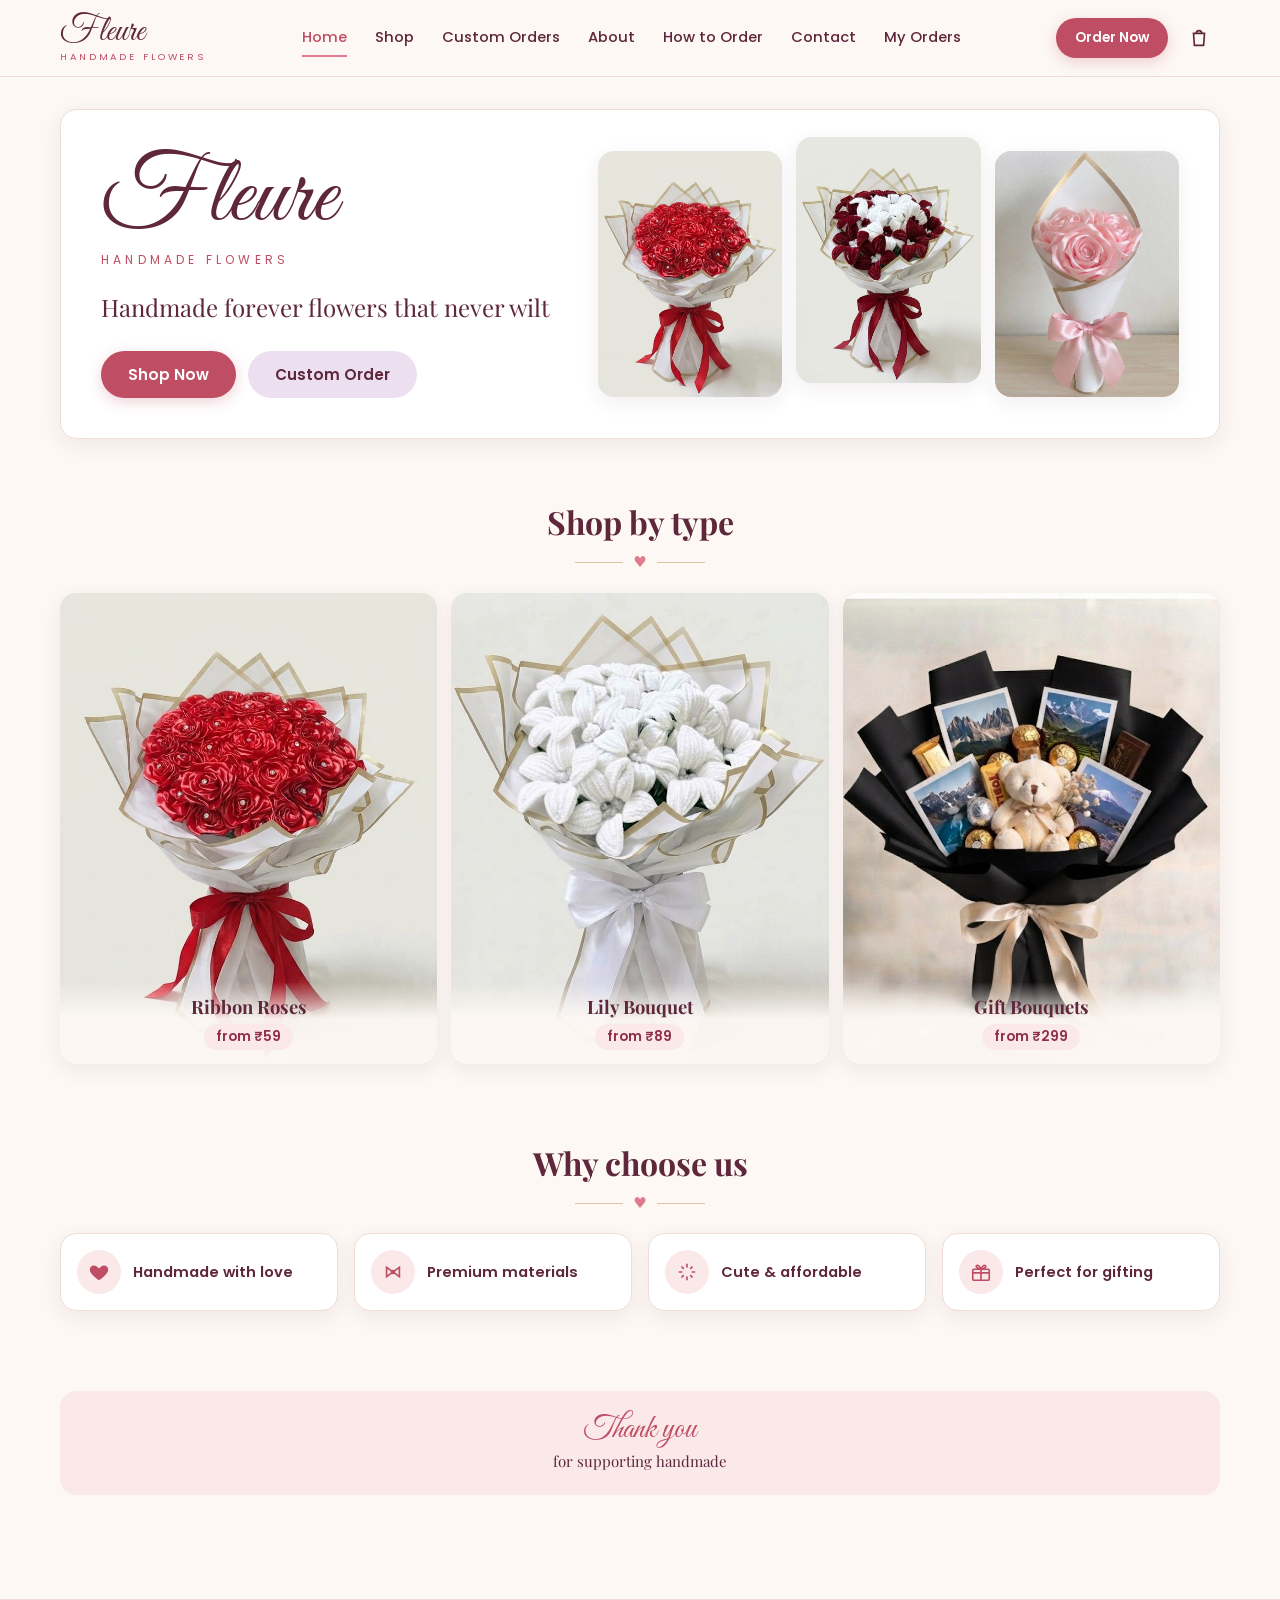
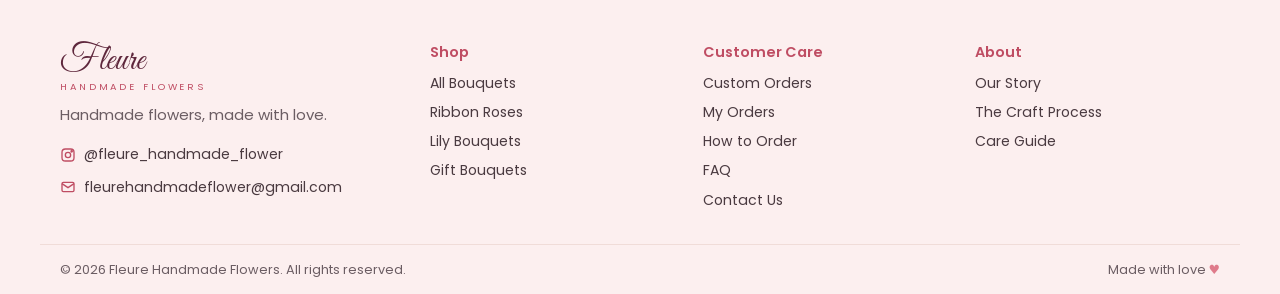
<file: index.html>
<!doctype html>
<html lang="en">
<head>
<meta charset="utf-8">
<meta name="viewport" content="width=device-width, initial-scale=1">
<link rel="preconnect" href="https://fonts.googleapis.com">
<link rel="preconnect" href="https://fonts.gstatic.com" crossorigin>
<link href="https://fonts.googleapis.com/css2?family=Great+Vibes&family=Playfair+Display:wght@500;600;700&family=Poppins:wght@400;500;600&display=swap" rel="stylesheet">
<link rel="stylesheet" href="assets/css/styles.css?v=202610242006">
<link rel="icon" href="assets/favicon.svg" type="image/svg+xml">
<title>Fleure | Handmade Flower Bouquets</title>
<meta name="description" content="Handmade forever flowers that never wilt: pipe-cleaner and satin ribbon bouquets, made to order. Order online.">
<meta name="theme-color" content="#FBF4F1">
<link rel="canonical" href="https://fleure-flower.github.io/fleure/">
<meta property="og:type" content="website">
<meta property="og:site_name" content="Fleure">
<meta property="og:title" content="Fleure | Handmade Flower Bouquets">
<meta property="og:description" content="Handmade forever flowers that never wilt: pipe-cleaner and satin ribbon bouquets, made to order. Order online.">
<meta property="og:url" content="https://fleure-flower.github.io/fleure/">
<meta property="og:image" content="https://fleure-flower.github.io/fleure/assets/og-image.jpg">
<meta property="og:image:width" content="1200">
<meta property="og:image:height" content="630">
<meta name="twitter:card" content="summary_large_image">
</head>
<body data-page="home">
<main id="main">
  <section class="hero">
    <div class="container">
      <div class="hero-card panel">
        <div>
          <h1 class="hero-brand" data-shop-name>Fleure</h1>
          <p class="hero-sub">Handmade Flowers</p>
          <p class="hero-tagline">Handmade forever flowers that never wilt</p>
          <div class="hero-actions">
            <a class="btn btn-primary" href="shop.html">Shop Now</a>
            <a class="btn btn-secondary" href="custom.html">Custom Order</a>
          </div>
        </div>
        <div class="hero-images">
          <img src="assets/photos/rose-red_white-wrap.jpg" alt="Red satin ribbon roses in white wrap" width="300" height="400">
          <img src="assets/photos/lily-red-white_white-wrap.jpg" alt="Red and white pipe-cleaner lily bouquet" width="300" height="400">
          <img src="assets/sizes/pink/white-plain-3.jpg" alt="Pink satin ribbon roses in white wrap" width="300" height="400">
        </div>
      </div>
    </div>
  </section>

  <section class="section-tight">
    <div class="container">
      <h2 class="section-title">Shop by type</h2>
      <div class="divider">♥</div>
      <div class="cat-grid" id="categories"></div>
    </div>
  </section>

  <section class="section-tight">
    <div class="container">
      <h2 class="section-title">Why choose us</h2>
      <div class="divider">♥</div>
      <div class="features" id="why"></div>
    </div>
  </section>

  <section class="section-tight" id="reviews" hidden>
    <div class="container">
      <h2 class="section-title">What our customers say</h2>
      <div class="divider">♥</div>
      <div class="features" id="review-list"></div>
    </div>
  </section>

  <section class="section-tight">
    <div class="container">
      <div class="thanks"><span class="script">Thank you</span>for supporting handmade</div>
    </div>
  </section>
</main>
<script src="assets/js/data.js?v=202610242006"></script>
<script src="assets/js/bouquet.js?v=202610242006"></script>
<script src="assets/js/app.js?v=202610242006"></script>
<script>
  document.querySelectorAll("[data-shop-name]").forEach((el) => (el.textContent = SHOP.name));


  const catImage = { ribbon: "red-ribbon-roses", lily: "white-lily-bouquet", gift: "photo-teddy-bouquet" };
  document.getElementById("categories").innerHTML = CATEGORIES.map((c) => `
    <a class="cat-tile" href="shop.html#${c.id}">
      <img src="${productImage(byId(catImage[c.id]))}" alt="" loading="lazy" width="300" height="375">
      <div class="cat-label"><h3>${esc(c.short)}</h3><span class="price">${esc(c.priceLabel)}</span></div>
    </a>`).join("");

  document.getElementById("why").innerHTML = [
    ["heart", "Handmade with love"], ["ribbon", "Premium materials"], ["sparkle", "Cute & affordable"], ["gift", "Perfect for gifting"],
  ].map(([icon, text]) => `<div class="feature panel"><span class="feature-icon">${ICONS[icon]}</span><strong>${text}</strong></div>`).join("");

  if (REVIEWS.length) {
    document.getElementById("reviews").hidden = false;
    document.getElementById("review-list").innerHTML = REVIEWS.map((r) => `<blockquote class="panel" style="margin:0;padding:18px"><p>“${esc(r.text)}”</p><cite class="muted">— ${esc(r.name)}</cite></blockquote>`).join("");
  }
</script>
</body>
</html>
</file>
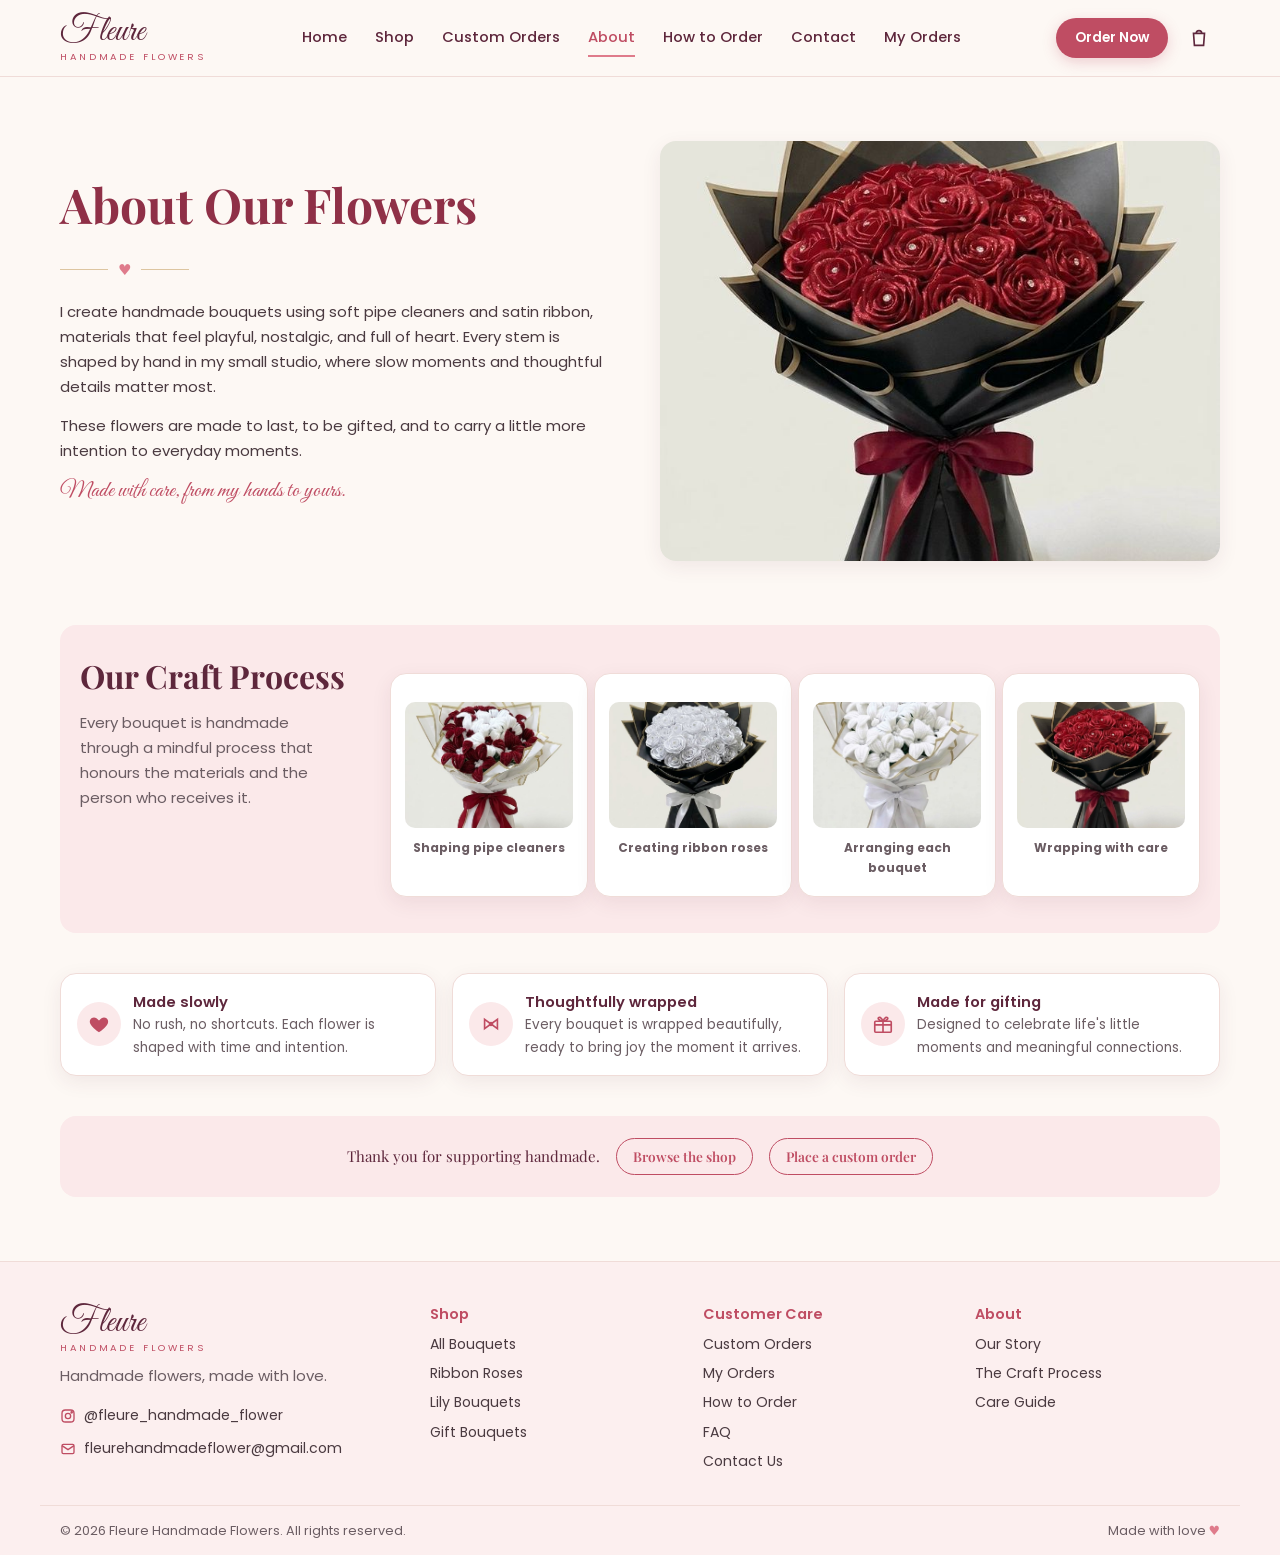
<file: about.html>
<!doctype html>
<html lang="en">
<head>
<meta charset="utf-8">
<meta name="viewport" content="width=device-width, initial-scale=1">
<link rel="preconnect" href="https://fonts.googleapis.com">
<link rel="preconnect" href="https://fonts.gstatic.com" crossorigin>
<link href="https://fonts.googleapis.com/css2?family=Great+Vibes&family=Playfair+Display:wght@500;600;700&family=Poppins:wght@400;500;600&display=swap" rel="stylesheet">
<link rel="stylesheet" href="assets/css/styles.css?v=202610242006">
<link rel="icon" href="assets/favicon.svg" type="image/svg+xml">
<title>About Our Flowers | Fleure</title>
<meta name="description" content="Handmade bouquets shaped by hand from soft pipe cleaners and satin ribbon, made slowly in a small studio.">
<meta name="theme-color" content="#FBF4F1">
<link rel="canonical" href="https://fleure-flower.github.io/fleure/about.html">
<meta property="og:type" content="website">
<meta property="og:site_name" content="Fleure">
<meta property="og:title" content="About Our Flowers | Fleure">
<meta property="og:description" content="Handmade bouquets shaped by hand from soft pipe cleaners and satin ribbon, made slowly in a small studio.">
<meta property="og:url" content="https://fleure-flower.github.io/fleure/about.html">
<meta property="og:image" content="https://fleure-flower.github.io/fleure/assets/og-image.jpg">
<meta property="og:image:width" content="1200">
<meta property="og:image:height" content="630">
<meta name="twitter:card" content="summary_large_image">
</head>
<body data-page="about">
<main id="main" class="container">
  <section class="section split">
    <div>
      <h1>About Our Flowers</h1>
      <div class="divider" style="justify-content:flex-start">♥</div>
      <p>I create handmade bouquets using soft pipe cleaners and satin ribbon, materials that feel playful, nostalgic, and full of heart. Every stem is shaped by hand in my small studio, where slow moments and thoughtful details matter most.</p>
      <p>These flowers are made to last, to be gifted, and to carry a little more intention to everyday moments.</p>
      <p class="script">Made with care, from my hands to yours.</p>
    </div>
    <img class="rounded" src="assets/photos/rose-red-glitter_black-wrap.jpg" alt="Handmade red glitter satin ribbon roses in black wrap" width="600" height="450">
  </section>

  <section class="band" id="craft" style="border-radius:var(--radius);padding:32px 20px">
    <div class="split" style="grid-template-columns:1fr 3fr;align-items:start">
      <div>
        <h2>Our Craft Process</h2>
        <p class="muted">Every bouquet is handmade through a mindful process that honours the materials and the person who receives it.</p>
      </div>
      <div class="steps">
        <div class="step panel"><img src="assets/photos/lily-red-white_white-wrap.jpg" alt="" loading="lazy"><p style="margin:10px 0 0"><strong>Shaping pipe cleaners</strong></p></div>
        <div class="step panel"><img src="assets/photos/rose-white_black-wrap.jpg" alt="" loading="lazy"><p style="margin:10px 0 0"><strong>Creating ribbon roses</strong></p></div>
        <div class="step panel"><img id="arrange-img" src="" alt="" loading="lazy"><p style="margin:10px 0 0"><strong>Arranging each bouquet</strong></p></div>
        <div class="step panel"><img src="assets/photos/rose-red_black-wrap.jpg" alt="" loading="lazy"><p style="margin:10px 0 0"><strong>Wrapping with care</strong></p></div>
      </div>
    </div>
  </section>

  <section class="section-tight">
    <div class="features">
      <div class="feature panel"><span class="feature-icon" data-icon="heart"></span><div><strong>Made slowly</strong><p class="muted" style="margin:0;font-size:.85rem">No rush, no shortcuts. Each flower is shaped with time and intention.</p></div></div>
      <div class="feature panel"><span class="feature-icon" data-icon="ribbon"></span><div><strong>Thoughtfully wrapped</strong><p class="muted" style="margin:0;font-size:.85rem">Every bouquet is wrapped beautifully, ready to bring joy the moment it arrives.</p></div></div>
      <div class="feature panel"><span class="feature-icon" data-icon="gift"></span><div><strong>Made for gifting</strong><p class="muted" style="margin:0;font-size:.85rem">Designed to celebrate life's little moments and meaningful connections.</p></div></div>
    </div>
  </section>

  <div class="thanks" style="display:flex;flex-wrap:wrap;gap:16px;justify-content:center;align-items:center">
    <span>Thank you for supporting handmade.</span>
    <a class="btn btn-outline" href="shop.html">Browse the shop</a>
    <a class="btn btn-outline" href="custom.html">Place a custom order</a>
  </div>
</main>
<script src="assets/js/data.js?v=202610242006"></script>
<script src="assets/js/bouquet.js?v=202610242006"></script>
<script src="assets/js/app.js?v=202610242006"></script>
<script>document.getElementById("arrange-img").src = productImage(byId("white-lily-bouquet"));
document.querySelectorAll("[data-icon]").forEach((el) => (el.innerHTML = ICONS[el.dataset.icon]));</script>
</body>
</html>
</file>
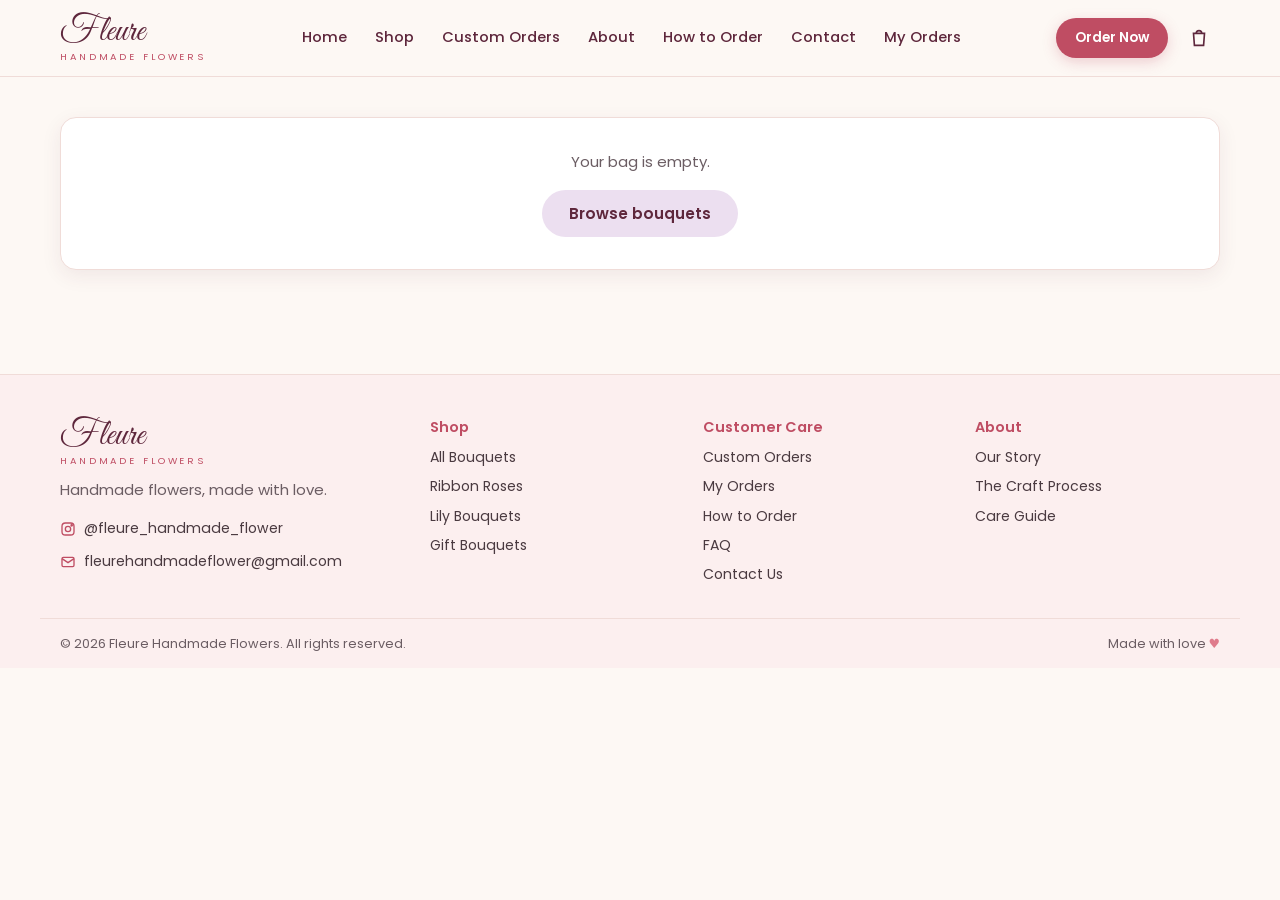
<file: checkout.html>
<!doctype html>
<html lang="en">
<head>
<meta charset="utf-8">
<meta name="viewport" content="width=device-width, initial-scale=1">
<link rel="preconnect" href="https://fonts.googleapis.com">
<link rel="preconnect" href="https://fonts.gstatic.com" crossorigin>
<link href="https://fonts.googleapis.com/css2?family=Great+Vibes&family=Playfair+Display:wght@500;600;700&family=Poppins:wght@400;500;600&display=swap" rel="stylesheet">
<link rel="stylesheet" href="assets/css/styles.css?v=202610242006">
<link rel="icon" href="assets/favicon.svg" type="image/svg+xml">
<title>Checkout | Fleure</title>
<meta name="description" content="Place your order: your details, pickup or delivery, and online payment.">
<meta name="robots" content="noindex">
<meta name="theme-color" content="#FBF4F1">
<link rel="canonical" href="https://fleure-flower.github.io/fleure/checkout.html">
<meta property="og:type" content="website">
<meta property="og:site_name" content="Fleure">
<meta property="og:title" content="Checkout | Fleure">
<meta property="og:description" content="Place your order: your details, pickup or delivery, and online payment.">
<meta property="og:url" content="https://fleure-flower.github.io/fleure/checkout.html">
<meta property="og:image" content="https://fleure-flower.github.io/fleure/assets/og-image.jpg">
<meta property="og:image:width" content="1200">
<meta property="og:image:height" content="630">
<meta name="twitter:card" content="summary_large_image">
</head>
<body data-page="checkout">
<main id="main" class="container">
  <section class="section-tight split" style="align-items:start" id="checkout">
    <form class="panel" id="order" novalidate style="padding:24px">
      <h1 class="script" style="font-size:2.4rem;margin:0 0 12px">Checkout</h1>
      <p class="muted" id="step-label" style="margin:0 0 14px">Step 1 of 2: Your details</p>
      <div id="step1">
      <div class="form-grid">
        <div class="field full"><label for="o-name">Full Name</label><input class="input" id="o-name" name="name" autocomplete="name" required><div class="error" id="e-name"></div></div>
        <div class="field"><label for="o-email">Email</label><input class="input" id="o-email" name="email" type="email" autocomplete="email" required><div class="error" id="e-email"></div></div>
        <div class="field"><label for="o-phone">Phone Number</label><input class="input" id="o-phone" name="phone" type="tel" autocomplete="tel" inputmode="tel" required><div class="error" id="e-phone"></div></div>
      </div>
      <fieldset class="option-group">
        <legend>Pickup or delivery</legend>
        <div class="swatches" id="methods"></div>
      </fieldset>
      <div class="form-grid">
        <div class="field full" id="address-field"><label for="o-address">Delivery Address</label><p class="muted" id="area-note" style="font-size:.8rem;margin:0 0 6px"></p><textarea class="input" id="o-address" name="address" autocomplete="street-address"></textarea><div class="error" id="e-address"></div>
</div>
        <div class="field" id="pincode-field"><label for="o-pincode">Pincode</label><input class="input" id="o-pincode" name="pincode" inputmode="numeric" autocomplete="postal-code" maxlength="6"><div class="error" id="e-pincode" role="status"></div></div>
        <div class="field"><label for="o-date">Date needed</label><input class="input" id="o-date" name="date" type="date" required><div class="error" id="e-date"></div></div>
        <div class="field full"><label for="o-notes">Customisation ideas and extra requests (optional)</label><textarea class="input" id="o-notes" name="notes" maxlength="500" placeholder="Colours, design, a message for the card, or anything else you'd like."></textarea></div>
      </div>
      <p class="note-box" style="margin:4px 0 18px"><span><strong>Online payment only. No cash on delivery.</strong> On the next step you'll pay by scanning our QR code and upload a screenshot of your payment.</span></p>
      <button class="btn btn-primary btn-block" type="button" id="next">Continue to Payment</button>
      </div>
      <div id="step2" hidden>
        <p style="margin:0 0 6px">Amount to pay: <strong id="pay-amount"></strong></p>
        <p class="muted" id="pay-unpriced" style="font-size:.85rem;margin:0 0 10px" hidden></p>
        <div id="qr" class="center" style="margin:0 0 16px"></div>
        <div class="field"><label for="o-shot">Screenshot of your payment</label><input class="input" id="o-shot" name="shot" type="file" accept="image/*"><div class="error" id="e-shot"></div>
          <img id="shot-preview" alt="Your payment screenshot" hidden style="max-width:180px;margin-top:10px;border-radius:8px"></div>
        <button class="btn btn-primary btn-block" type="submit" id="place">Place Order</button>
        <button class="btn btn-secondary btn-block" type="button" id="back" style="margin-top:10px">Back to details</button>
      </div>
      <p class="error" id="send-error" role="alert" style="margin-top:10px"></p>
    </form>
    <aside class="panel" style="padding:24px">
      <h2 style="margin-top:0">Your order</h2>
      <div id="summary"></div>
    </aside>
  </section>
  <dialog id="confirm" class="confirm" aria-labelledby="confirm-title">
    <h2 id="confirm-title" style="margin-top:0">Are you sure you want to order this?</h2>
    <div id="confirm-summary"></div>
    <p class="error" id="confirm-error" role="alert"></p>
    <div class="confirm-actions">
      <button class="btn btn-secondary" type="button" id="confirm-no">Go back</button>
      <button class="btn btn-primary" type="button" id="confirm-yes">Confirm Order</button>
    </div>
  </dialog>
</main>
<script src="assets/js/data.js?v=202610242006"></script>
<script src="assets/js/bouquet.js?v=202610242006"></script>
<script src="assets/js/app.js?v=202610242006"></script>
<script>
  const D = SHOP.delivery;
  const METHODS = [["Pickup", D.pickup, "Pickup (free)"], ["Day delivery", D.day, `Day delivery (₹${D.day})`], ["Night delivery", D.night, `Night delivery (₹${D.night})`]];
  const form = document.getElementById("order");
  const items = getCart();
  document.getElementById("area-note").textContent = `We deliver only in ${D.area}.`;


  if (!items.length) {
    document.getElementById("checkout").innerHTML = `<div class="empty panel" style="padding:32px;grid-column:1/-1"><p>Your bag is empty.</p><a class="btn btn-secondary" href="shop.html">Browse bouquets</a></div>`;
  } else {
    document.getElementById("methods").innerHTML = METHODS.map(([v, , label], i) =>
      `<label class="swatch"><input type="radio" name="method" value="${v}"${i === 1 ? " checked" : ""}><span>${label}</span></label>`).join("");
    const today = new Date(); today.setMinutes(today.getMinutes() - today.getTimezoneOffset());
    form.date.min = today.toISOString().slice(0, 10);

    const subtotal = items.reduce((s, it) => s + lineTotal(it), 0);
    const unpriced = items.some((it) => !it.price);
    const charge = () => METHODS.find(([v]) => v === form.method.value)[1];
    const summary = () => {
      const isPickup = form.method.value === "Pickup";
      document.getElementById("address-field").hidden = isPickup;
      document.getElementById("pincode-field").hidden = isPickup;
      document.getElementById("summary").innerHTML = items.map((it) => `
        <div class="cart-item"><img src="${esc(it.image)}" alt="">
          <div><strong>${esc(it.name)}</strong>
            <div class="meta">${Object.entries(it.options || {}).filter(([, v]) => v).map(([k, v]) => `${esc(k)}: ${esc(v)}`).join(" · ")}</div>
            <div class="meta">Qty ${it.qty} · ${it.price ? rupees(lineTotal(it)) : "Price on request"}</div></div></div>`).join("") + `
        <div class="cart-total"><span>Bouquets</span><span>${rupees(subtotal)}${unpriced ? " +" : ""}</span></div>
        <div class="cart-total"><span>${esc(form.method.value)}</span><span>${charge() ? rupees(charge()) : "Free"}</span></div>
        <div class="cart-total" style="font-size:1.15rem"><strong>Total</strong><strong>${rupees(subtotal + charge())}${unpriced ? " +" : ""}</strong></div>
        ${unpriced ? `<p class="muted" style="font-size:.8rem">Some bouquets are priced on request. We'll email you the final total.</p>` : ""}`;
    };
    form.addEventListener("change", summary);
    form.addEventListener("input", (e) => {
      const err = document.getElementById("e-" + e.target.name);
      if (err) { err.textContent = ""; e.target.removeAttribute("aria-invalid"); }
      // Tell customers straight away when we can't deliver to their pincode.
      const pin = e.target.value.trim();
      if (e.target.name === "pincode" && pin.length === 6) {
        const ok = D.pincodes.includes(pin);
        err.textContent = ok ? `Great, we deliver to ${pin}.` : `Sorry, delivery isn't available at ${pin}. We deliver only in ${D.area}. Please choose pickup instead.`;
        err.style.color = ok ? "var(--wine)" : "";
      }
    });
    summary();

    const step1 = document.getElementById("step1"), step2 = document.getElementById("step2");
    const showStep = (two) => {
      step1.hidden = two; step2.hidden = !two;
      document.getElementById("step-label").textContent = two ? "Step 2 of 2: Payment" : "Step 1 of 2: Your details";
      document.getElementById("send-error").textContent = "";
      scrollTo(0, 0);
    };
    const checkDetails = () => {
      const isPickup = form.method.value === "Pickup";
      const checks = [
        ["name", "Please enter your name.", (v) => v],
        ["email", "Please enter a valid email.", (v) => /^\S+@\S+\.\S+$/.test(v)],
        ["phone", "Please enter a valid phone number.", (v) => v.replace(/\D/g, "").length >= 10],
        ["address", "Please add your delivery address.", (v) => isPickup || v],
        ["pincode", `Sorry, delivery isn't available at this pincode. We deliver only in ${D.area}. Please choose pickup instead.`, (v) => isPickup || D.pincodes.includes(v)],
        ["date", "Please choose a date.", (v) => v],
      ];
      let ok = true;
      for (const [field, msg, test] of checks) {
        const el = form[field], bad = !test(el.value.trim());
        el.setAttribute("aria-invalid", String(bad));
        document.getElementById("e-" + field).textContent = bad ? msg : "";
        if (bad && ok) { el.focus(); ok = false; }
      }
      return ok;
    };
    const goToPayment = () => {
      if (!checkDetails()) return;
      document.getElementById("pay-amount").textContent = rupees(subtotal + charge()) + (unpriced ? " + bouquets priced on request" : "");
      const up = document.getElementById("pay-unpriced");
      up.hidden = !unpriced;
      up.textContent = "Some bouquets are priced on request, so we'll email you the final amount. If you haven't paid yet, you can still place the order and email us the screenshot later.";
      document.getElementById("qr").innerHTML = SHOP.paymentQr
        ? `<img src="${esc(SHOP.paymentQr)}" alt="Payment QR code" style="max-width:240px;width:100%;border-radius:12px;margin:0 auto"><p class="muted" style="font-size:.85rem">Scan with any UPI app, pay the amount above, then upload a screenshot below.</p>`
        : `<p class="note-box"><span>Our payment QR code is coming soon. For now, place your order and we'll email you how to pay. You can send us the payment screenshot by email.</span></p>`;
      showStep(true);
    };
    // Until the payment QR is ready, orders are placed in one step and the team contacts the customer about payment.
    const noQr = !SHOP.paymentQr;
    if (noQr) {
      document.getElementById("step-label").hidden = true;
      document.getElementById("next").textContent = "Place Order";
      form.querySelector("#step1 .note-box span").innerHTML = "<strong>Online payment only. No cash on delivery.</strong> After you confirm, our team will reach you to share how to pay.";
    }
    const proceed = () => (noQr ? checkDetails() && openConfirm() : goToPayment());
    document.getElementById("next").addEventListener("click", proceed);
    document.getElementById("back").addEventListener("click", () => showStep(false));

    // Shrinks the payment screenshot so it uploads quickly.
    let shot = "";
    form.shot.addEventListener("change", () => {
      const file = form.shot.files[0], prev = document.getElementById("shot-preview");
      shot = ""; prev.hidden = true;
      if (!file) return;
      const img = new Image();
      img.onload = () => {
        const k = Math.min(1, 1280 / Math.max(img.width, img.height));
        const c = document.createElement("canvas");
        c.width = Math.round(img.width * k); c.height = Math.round(img.height * k);
        c.getContext("2d").drawImage(img, 0, 0, c.width, c.height);
        shot = c.toDataURL("image/jpeg", 0.8);
        prev.src = shot; prev.hidden = false;
        URL.revokeObjectURL(img.src);
      };
      img.onerror = () => { document.getElementById("e-shot").textContent = "Please choose a picture (a screenshot of your payment)."; };
      img.src = URL.createObjectURL(file);
    });

    const dialog = document.getElementById("confirm");
    const openConfirm = () => {
      const pickup = form.method.value === "Pickup";
      document.getElementById("confirm-summary").innerHTML = `
        <ul style="margin:0 0 12px;padding-left:18px">${items.map((it) => `<li>${esc(it.name)} × ${it.qty}</li>`).join("")}</ul>
        <p style="margin:0 0 4px">${esc(form.method.value)}${pickup ? "" : ` to ${esc(form.address.value.trim())}, ${esc(D.area)} ${esc(form.pincode.value.trim())}`}, on ${esc(form.date.value)}</p>
        <p style="margin:0"><strong>Total: ${rupees(subtotal + charge())}${unpriced ? " + bouquets priced on request" : ""}</strong></p>`;
      document.getElementById("confirm-error").textContent = "";
      dialog.showModal();
    };
    document.getElementById("confirm-no").addEventListener("click", () => dialog.close());

    form.addEventListener("submit", (e) => {
      e.preventDefault();
      if (step2.hidden) return proceed();
      if (!checkDetails()) return showStep(false);
      const shotErr = document.getElementById("e-shot");
      if (!shot && !unpriced) {
        shotErr.textContent = "Please upload a screenshot of your payment.";
        form.shot.focus();
        return;
      }
      shotErr.textContent = "";
      openConfirm();
    });

    document.getElementById("confirm-yes").addEventListener("click", async () => {
      const isPickup = form.method.value === "Pickup";
      const f = Object.fromEntries([...new FormData(form)].filter(([k]) => k !== "shot"));
      const record = {
        type: "Order", orderId: newOrderId(), name: f.name.trim(), email: f.email.trim(), phone: f.phone.trim(),
        items: itemsText(items), subtotal, method: f.method, deliveryCharge: charge(), total: subtotal + charge(),
        address: isPickup ? "" : `${f.address.trim()}, ${D.area} ${f.pincode.trim()}`, date: f.date, notes: f.notes.trim(),
        screenshot: shot,
      };
      const btn = document.getElementById("confirm-yes"), err = document.getElementById("confirm-error");
      btn.disabled = true; btn.textContent = "Placing order..."; err.textContent = "";
      try {
        await sendToShop(record);
      } catch (x) {
        btn.disabled = false; btn.textContent = "Confirm Order";
        err.innerHTML = x.message === "not-set-up"
          ? `Online orders are opening soon. For now, please ${emailUs("email us your order")}.`
          : `Sorry, your order didn't go through. Please try again, or ${emailUs("email us")}.`;
        return;
      }
      dialog.close();
      clearCart();
      saveCustomer({ email: record.email, phone: record.phone });
      document.getElementById("checkout").innerHTML = `
        <div class="panel center" style="padding:32px;grid-column:1/-1">
          <h1 class="script" style="font-size:2.6rem;margin:0">Thank you, ${esc(record.name)}!</h1>
          <p><strong>Your order has been confirmed. Our team will reach you shortly.</strong></p>
          <p>Your order number is <strong>${esc(record.orderId)}</strong>.</p>
          <p class="muted">We'll contact you at ${esc(record.email)} or ${esc(record.phone)}. Online payment only, no cash on delivery.</p>
          <a class="btn btn-primary" href="orders.html">View my orders</a>
          <a class="btn btn-secondary" href="shop.html">Keep browsing</a>
        </div>`;
      scrollTo(0, 0);
    });
  }
</script>
</body>
</html>
</file>
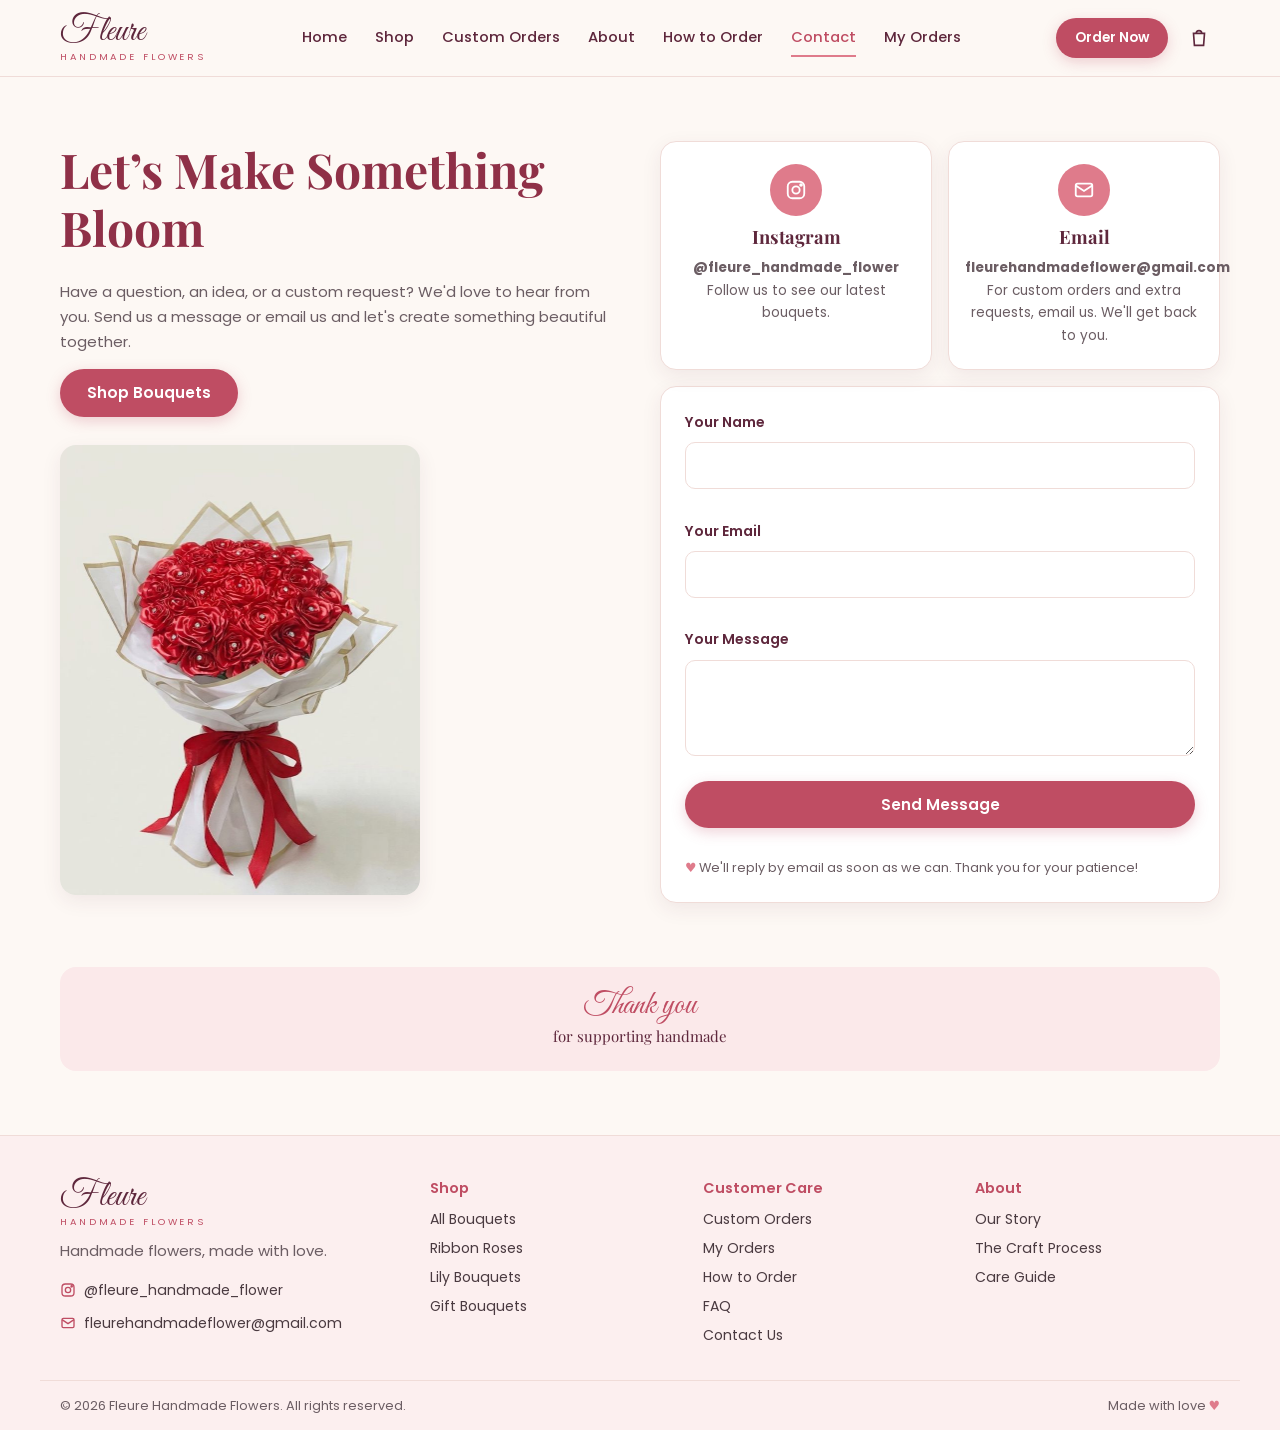
<file: contact.html>
<!doctype html>
<html lang="en">
<head>
<meta charset="utf-8">
<meta name="viewport" content="width=device-width, initial-scale=1">
<link rel="preconnect" href="https://fonts.googleapis.com">
<link rel="preconnect" href="https://fonts.gstatic.com" crossorigin>
<link href="https://fonts.googleapis.com/css2?family=Great+Vibes&family=Playfair+Display:wght@500;600;700&family=Poppins:wght@400;500;600&display=swap" rel="stylesheet">
<link rel="stylesheet" href="assets/css/styles.css?v=202610242006">
<link rel="icon" href="assets/favicon.svg" type="image/svg+xml">
<title>Contact | Fleure</title>
<meta name="description" content="Have a question, an idea or a custom request? Email us.">
<meta name="theme-color" content="#FBF4F1">
<link rel="canonical" href="https://fleure-flower.github.io/fleure/contact.html">
<meta property="og:type" content="website">
<meta property="og:site_name" content="Fleure">
<meta property="og:title" content="Contact | Fleure">
<meta property="og:description" content="Have a question, an idea or a custom request? Email us.">
<meta property="og:url" content="https://fleure-flower.github.io/fleure/contact.html">
<meta property="og:image" content="https://fleure-flower.github.io/fleure/assets/og-image.jpg">
<meta property="og:image:width" content="1200">
<meta property="og:image:height" content="630">
<meta name="twitter:card" content="summary_large_image">
</head>
<body data-page="contact">
<main id="main" class="container">
  <section class="section split" style="align-items:start">
    <div>
      <h1>Let’s Make Something Bloom</h1>
      <p class="muted">Have a question, an idea, or a custom request? We'd love to hear from you. Send us a message or email us and let's create something beautiful together.</p>
      <a class="btn btn-primary" href="shop.html">Shop Bouquets</a>
      <img class="rounded" id="contact-img" src="" alt="" style="margin-top:28px;max-width:360px;aspect-ratio:4/5" loading="lazy">
    </div>
    <div>
      <div class="channels" id="channels"></div>
      <form class="panel" id="contact" novalidate style="padding:24px;margin-top:16px">
        <div class="form-grid">
          <div class="field full"><label for="m-name">Your Name</label><input class="input" id="m-name" name="name" autocomplete="name" required><div class="error" id="e-name"></div></div>
          <div class="field full"><label for="m-contact">Your Email</label><input class="input" id="m-contact" name="contact" type="email" autocomplete="email" required><div class="error" id="e-contact"></div></div>
          <div class="field full"><label for="m-message">Your Message</label><textarea class="input" id="m-message" name="message" required></textarea><div class="error" id="e-message"></div></div>
        </div>
        <button class="btn btn-primary btn-block" type="submit" id="send" style="margin-top:8px">Send Message</button>
        <p class="error" id="send-error" role="alert"></p>
        <p class="muted" style="font-size:.8rem;margin:12px 0 0"><span style="color:var(--rose)">♥</span> We'll reply by email as soon as we can. Thank you for your patience!</p>
      </form>
    </div>
  </section>
  <div class="thanks"><span class="script">Thank you</span>for supporting handmade</div>
</main>
<script src="assets/js/data.js?v=202610242006"></script>
<script src="assets/js/bouquet.js?v=202610242006"></script>
<script src="assets/js/app.js?v=202610242006"></script>
<script>
  document.querySelectorAll("[data-icon]").forEach((el) => (el.innerHTML = ICONS[el.dataset.icon]));
  document.getElementById("contact-img").src = productImage(byId("red-ribbon-roses"));

  const channels = [
    SHOP.instagram && ["instagram", "Instagram", `<strong>@${SHOP.instagram}</strong><br>Follow us to see our latest bouquets.`, `https://instagram.com/${SHOP.instagram}`],
    ["mail", "Email", `<strong>${SHOP.email}</strong><br>For custom orders and extra requests, email us. We'll get back to you.`, mailLink("Hello")],
  ].filter(Boolean);
  document.getElementById("channels").innerHTML = channels.map(([icon, title, text, href]) => `
    <a class="channel panel" href="${href}"${href.startsWith("http") ? ' target="_blank" rel="noopener"' : ""}>
      <span class="feature-icon">${ICONS[icon]}</span><h3>${title}</h3><p class="muted" style="font-size:.85rem;margin:0">${text}</p></a>`).join("");

  const form = document.getElementById("contact");
  form.addEventListener("submit", async (e) => {
    e.preventDefault();
    let ok = true;
    for (const field of ["name", "contact", "message"]) {
      const el = form[field], bad = !el.value.trim();
      el.setAttribute("aria-invalid", String(bad));
      document.getElementById("e-" + field).textContent = bad ? "This field is required." : "";
      if (bad && ok) { el.focus(); ok = false; }
    }
    if (!ok) return;
    const record = { type: "Message", orderId: newOrderId("MS"), name: form.name.value.trim(), email: form.contact.value.trim(), notes: form.message.value.trim() };
    const btn = document.getElementById("send"), err = document.getElementById("send-error");
    btn.disabled = true; err.textContent = "";
    try {
      await sendToShop(record);
    } catch (x) {
      btn.disabled = false;
      err.innerHTML = `Sorry, we couldn't send your message here. Please ${emailUs("email us")} instead.`;
      return;
    }
    form.innerHTML = `<p class="center"><strong>Thank you, ${esc(record.name)}!</strong> We'll reply to ${esc(record.email)} soon.</p>`;
  });
</script>
</body>
</html>
</file>
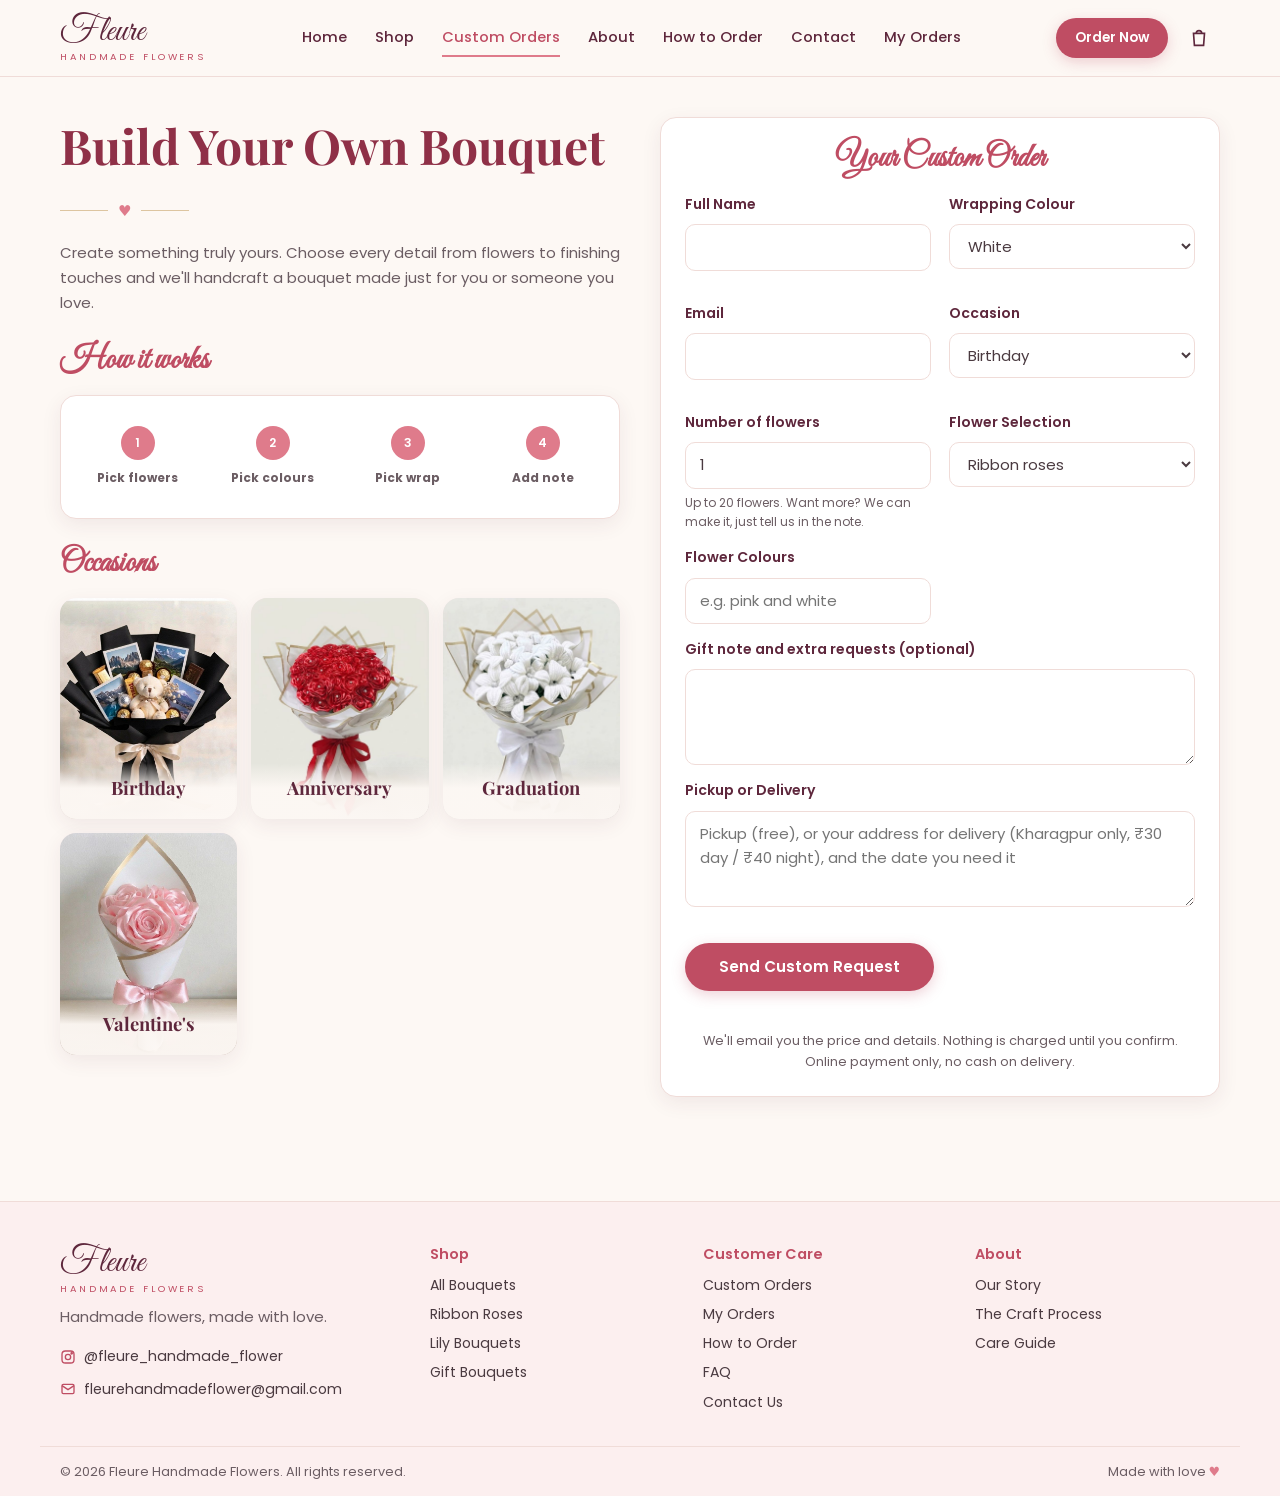
<file: custom.html>
<!doctype html>
<html lang="en">
<head>
<meta charset="utf-8">
<meta name="viewport" content="width=device-width, initial-scale=1">
<link rel="preconnect" href="https://fonts.googleapis.com">
<link rel="preconnect" href="https://fonts.gstatic.com" crossorigin>
<link href="https://fonts.googleapis.com/css2?family=Great+Vibes&family=Playfair+Display:wght@500;600;700&family=Poppins:wght@400;500;600&display=swap" rel="stylesheet">
<link rel="stylesheet" href="assets/css/styles.css?v=202610242006">
<link rel="icon" href="assets/favicon.svg" type="image/svg+xml">
<title>Build Your Own Bouquet | Fleure</title>
<meta name="description" content="Create a custom handmade bouquet: choose flowers, colours, wrap and a gift note, then send us your request.">
<meta name="theme-color" content="#FBF4F1">
<link rel="canonical" href="https://fleure-flower.github.io/fleure/custom.html">
<meta property="og:type" content="website">
<meta property="og:site_name" content="Fleure">
<meta property="og:title" content="Build Your Own Bouquet | Fleure">
<meta property="og:description" content="Create a custom handmade bouquet: choose flowers, colours, wrap and a gift note, then send us your request.">
<meta property="og:url" content="https://fleure-flower.github.io/fleure/custom.html">
<meta property="og:image" content="https://fleure-flower.github.io/fleure/assets/og-image.jpg">
<meta property="og:image:width" content="1200">
<meta property="og:image:height" content="630">
<meta name="twitter:card" content="summary_large_image">
</head>
<body data-page="custom">
<main id="main" class="container">
  <section class="section-tight split" style="align-items:start">
    <div>
      <h1>Build Your Own Bouquet</h1>
      <div class="divider" style="justify-content:flex-start">♥</div>
      <p class="muted">Create something truly yours. Choose every detail from flowers to finishing touches and we'll handcraft a bouquet made just for you or someone you love.</p>

      <h2 class="script" style="font-size:2rem;margin-top:28px">How it works</h2>
      <div class="steps panel" style="padding:12px">
        <div class="step"><span class="step-num">1</span><div><strong>Pick flowers</strong></div></div>
        <div class="step"><span class="step-num">2</span><div><strong>Pick colours</strong></div></div>
        <div class="step"><span class="step-num">3</span><div><strong>Pick wrap</strong></div></div>
        <div class="step"><span class="step-num">4</span><div><strong>Add note</strong></div></div>
      </div>

      <h2 class="script" style="font-size:2rem;margin-top:28px">Occasions</h2>
      <div class="cat-grid" id="occasions"></div>
    </div>

    <form class="panel" id="custom" novalidate style="padding:24px">
      <h2 class="center script" style="font-size:2rem">Your Custom Order</h2>
      <div class="form-grid">
        <div class="field"><label for="c-name">Full Name</label><input class="input" id="c-name" name="name" autocomplete="name" required><div class="error" id="e-name"></div></div>
        <div class="field"><label for="c-wrap">Wrapping Colour</label>
          <select class="input" id="c-wrap" name="wrap"><option>White</option><option>Black</option><option>Newspaper</option></select></div>
        <div class="field"><label for="c-email">Email</label><input class="input" id="c-email" name="email" type="email" autocomplete="email" required><div class="error" id="e-email"></div></div>
        <div class="field"><label for="c-occasion">Occasion</label>
          <select class="input" id="c-occasion" name="occasion"><option>Birthday</option><option>Anniversary</option><option>Graduation</option><option>Valentine's</option><option>Just because</option><option>Other</option></select></div>
        <div class="field"><label for="c-qty">Number of flowers</label><input class="input" id="c-qty" name="qty" type="number" min="1" max="20" value="1" inputmode="numeric"><div class="counter" style="text-align:left">Up to 20 flowers. Want more? We can make it, just tell us in the note.</div></div>
        <div class="field"><label for="c-flowers">Flower Selection</label>
          <select class="input" id="c-flowers" name="flowers"><option>Ribbon roses</option><option>Lily bouquet</option><option>Gift bouquet</option><option>Mixed (describe in note)</option></select></div>
        <div class="field"><label for="c-colours">Flower Colours</label><input class="input" id="c-colours" name="colours" placeholder="e.g. pink and white"></div>
        <div class="field full"><label for="c-note">Gift note and extra requests (optional)</label><textarea class="input" id="c-note" name="note" maxlength="500"></textarea></div>
        <div class="field full"><label for="c-delivery">Pickup or Delivery</label><textarea class="input" id="c-delivery" name="delivery" placeholder="Pickup (free), or your address for delivery (Kharagpur only, ₹30 day / ₹40 night), and the date you need it" required></textarea><div class="error" id="e-delivery"></div></div>
      </div>
      <div class="pdp-actions">
        <button class="btn btn-primary" type="submit" id="send">Send Custom Request</button>
      </div>
      <p class="error center" id="send-error" role="alert"></p>
      <p class="muted center" style="font-size:.8rem;margin:0">We'll email you the price and details. Nothing is charged until you confirm. Online payment only, no cash on delivery.</p>
    </form>
  </section>
</main>
<script src="assets/js/data.js?v=202610242006"></script>
<script src="assets/js/bouquet.js?v=202610242006"></script>
<script src="assets/js/app.js?v=202610242006"></script>
<script>
  document.getElementById("occasions").innerHTML = [
    ["Birthday", "photo-teddy-bouquet"], ["Anniversary", "red-ribbon-roses"], ["Graduation", "white-lily-bouquet"], ["Valentine's", "pink-ribbon-roses"],
  ].map(([label, id]) => `<div class="cat-tile"><img src="${productImage(byId(id))}" alt="" loading="lazy"><div class="cat-label"><h3>${label}</h3></div></div>`).join("");

  const form = document.getElementById("custom");
  form.addEventListener("submit", async (e) => {
    e.preventDefault();
    const checks = [["name", "Please enter your name."], ["email", "Please enter your email."], ["delivery", "Please add delivery details."]];
    let ok = true;
    for (const [field, msg] of checks) {
      const el = form[field], bad = !el.value.trim() || (field === "email" && !/^\S+@\S+\.\S+$/.test(el.value.trim()));
      el.setAttribute("aria-invalid", String(bad));
      document.getElementById("e-" + field).textContent = bad ? (field === "email" && el.value.trim() ? "Please enter a valid email." : msg) : "";
      if (bad && ok) { el.focus(); ok = false; }
    }
    if (!ok) return;
    const f = Object.fromEntries(new FormData(form));
    const record = {
      type: "Custom request", orderId: newOrderId("CU"), name: f.name.trim(), email: f.email.trim(),
      items: `Custom bouquet: ${f.flowers}, colours: ${f.colours || "-"}, wrap: ${f.wrap}, ${f.qty} flowers, occasion: ${f.occasion}`,
      address: f.delivery.trim(), notes: f.note.trim(),
    };
    const btn = document.getElementById("send"), err = document.getElementById("send-error");
    btn.disabled = true; err.textContent = "";
    try {
      await sendToShop(record);
    } catch (x) {
      btn.disabled = false;
      err.innerHTML = `Sorry, we couldn't send your request here. Please ${emailUs("email us")} instead.`;
      return;
    }
    form.innerHTML = `<h2 class="center script" style="font-size:2rem">Thank you, ${esc(record.name)}!</h2>
      <p class="center">Your request number is <strong>${esc(record.orderId)}</strong>. We'll email you at ${esc(record.email)} with the price and details.</p>`;
  });
</script>
</body>
</html>
</file>
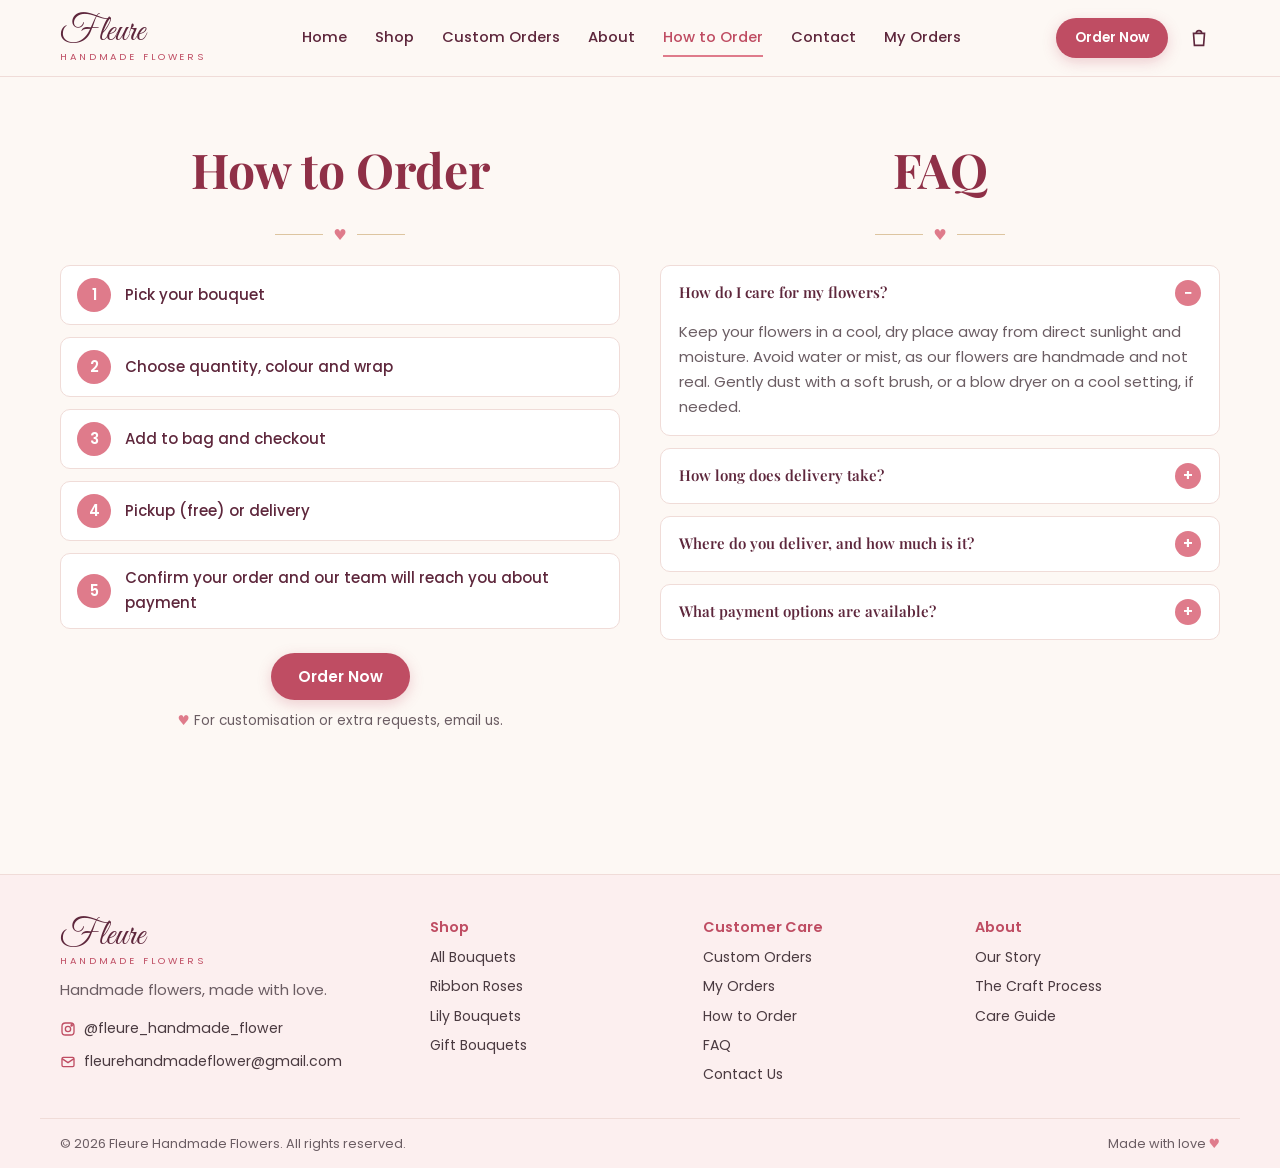
<file: how-to-order.html>
<!doctype html>
<html lang="en">
<head>
<meta charset="utf-8">
<meta name="viewport" content="width=device-width, initial-scale=1">
<link rel="preconnect" href="https://fonts.googleapis.com">
<link rel="preconnect" href="https://fonts.gstatic.com" crossorigin>
<link href="https://fonts.googleapis.com/css2?family=Great+Vibes&family=Playfair+Display:wght@500;600;700&family=Poppins:wght@400;500;600&display=swap" rel="stylesheet">
<link rel="stylesheet" href="assets/css/styles.css?v=202610242006">
<link rel="icon" href="assets/favicon.svg" type="image/svg+xml">
<title>How to Order + FAQ | Fleure</title>
<meta name="description" content="How to order a handmade bouquet online, plus answers about flower care, delivery and payment.">
<meta name="theme-color" content="#FBF4F1">
<link rel="canonical" href="https://fleure-flower.github.io/fleure/how-to-order.html">
<meta property="og:type" content="website">
<meta property="og:site_name" content="Fleure">
<meta property="og:title" content="How to Order + FAQ | Fleure">
<meta property="og:description" content="How to order a handmade bouquet online, plus answers about flower care, delivery and payment.">
<meta property="og:url" content="https://fleure-flower.github.io/fleure/how-to-order.html">
<meta property="og:image" content="https://fleure-flower.github.io/fleure/assets/og-image.jpg">
<meta property="og:image:width" content="1200">
<meta property="og:image:height" content="630">
<meta name="twitter:card" content="summary_large_image">
</head>
<body data-page="order">
<main id="main" class="container">
  <section class="section split" style="align-items:start">
    <div>
      <h1 class="center">How to Order</h1>
      <div class="divider">♥</div>
      <ol class="step-list">
        <li><span class="step-num">1</span>Pick your bouquet</li>
        <li><span class="step-num">2</span>Choose quantity, colour and wrap</li>
        <li><span class="step-num">3</span>Add to bag and checkout</li>
        <li><span class="step-num">4</span>Pickup (free) or delivery</li>
        <li><span class="step-num">5</span>Confirm your order and our team will reach you about payment</li>
      </ol>
      <div class="center">
        <a class="btn btn-primary" href="shop.html">Order Now</a>
        <p class="muted" style="font-size:.85rem;margin-top:10px"><span style="color:var(--rose)">♥</span> For customisation or extra requests, <span id="email-us"></span>.</p>
      </div>
    </div>
    <div class="faq" id="faq">
      <h2 class="center" style="font-size:clamp(2rem,4vw,3rem);color:var(--wine)">FAQ</h2>
      <div class="divider">♥</div>
      <details open id="care"><summary>How do I care for my flowers?</summary>
        <p>Keep your flowers in a cool, dry place away from direct sunlight and moisture. Avoid water or mist, as our flowers are handmade and not real. Gently dust with a soft brush, or a blow dryer on a cool setting, if needed.</p></details>
      <details><summary>How long does delivery take?</summary>
        <p>Delivery time varies based on your location and the complexity of your order. Once details are confirmed, we'll share the estimated delivery time with you.</p></details>
      <details><summary>Where do you deliver, and how much is it?</summary>
        <p>We deliver only in Kharagpur. Pickup is free. Day delivery is ₹30 and night delivery is ₹40.</p></details>
      <details><summary>What payment options are available?</summary>
        <p>Online payment only. We don't take cash on delivery. After you confirm your order, our team will reach you to share how to pay.</p></details>
    </div>
  </section>
</main>
<script src="assets/js/data.js?v=202610242006"></script>
<script src="assets/js/bouquet.js?v=202610242006"></script>
<script src="assets/js/app.js?v=202610242006"></script>
<script>
  document.getElementById("email-us").innerHTML = emailUs();
  document.querySelectorAll("[data-icon]").forEach((el) => (el.innerHTML = ICONS[el.dataset.icon]));
</script>
</body>
</html>
</file>
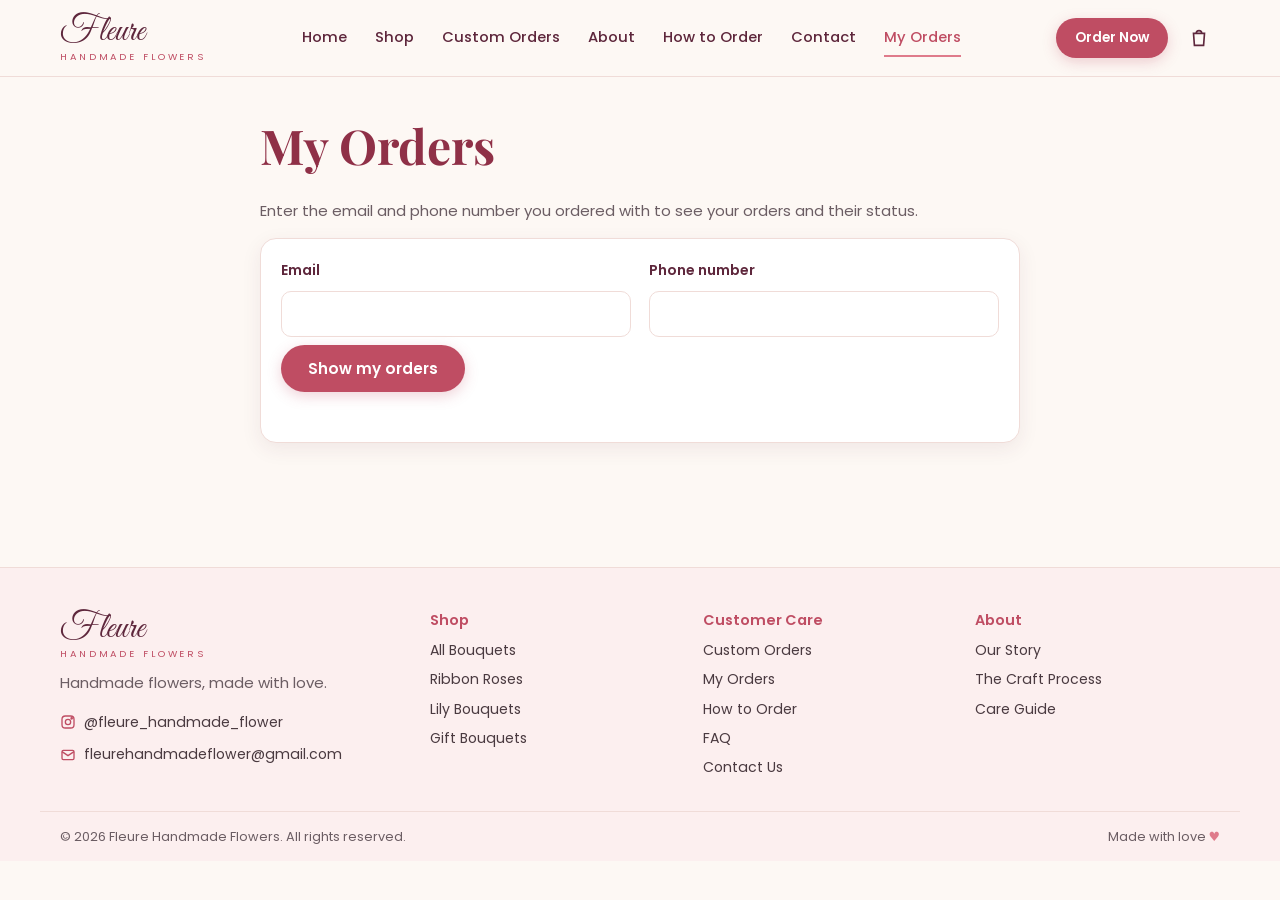
<file: orders.html>
<!doctype html>
<html lang="en">
<head>
<meta charset="utf-8">
<meta name="viewport" content="width=device-width, initial-scale=1">
<link rel="preconnect" href="https://fonts.googleapis.com">
<link rel="preconnect" href="https://fonts.gstatic.com" crossorigin>
<link href="https://fonts.googleapis.com/css2?family=Great+Vibes&family=Playfair+Display:wght@500;600;700&family=Poppins:wght@400;500;600&display=swap" rel="stylesheet">
<link rel="stylesheet" href="assets/css/styles.css?v=202610242006">
<link rel="icon" href="assets/favicon.svg" type="image/svg+xml">
<title>My Orders | Fleure</title>
<meta name="description" content="See your Fleure orders, their delivery status, and leave a review.">
<meta name="theme-color" content="#FBF4F1">
<link rel="canonical" href="https://fleure-flower.github.io/fleure/orders.html">
<meta property="og:type" content="website">
<meta property="og:site_name" content="Fleure">
<meta property="og:title" content="My Orders | Fleure">
<meta property="og:description" content="See your Fleure orders, their delivery status, and leave a review.">
<meta property="og:url" content="https://fleure-flower.github.io/fleure/orders.html">
<meta property="og:image" content="https://fleure-flower.github.io/fleure/assets/og-image.jpg">
<meta property="og:image:width" content="1200">
<meta property="og:image:height" content="630">
<meta name="robots" content="noindex">
<meta name="twitter:card" content="summary_large_image">
</head>
<body data-page="orders">
<main id="main" class="container">
  <section class="section-tight" style="max-width:760px;margin:0 auto">
    <h1>My Orders</h1>
    <p class="muted">Enter the email and phone number you ordered with to see your orders and their status.</p>
    <form class="panel" id="lookup" novalidate style="padding:20px">
      <div class="form-grid">
        <div class="field"><label for="o-email">Email</label><input class="input" id="o-email" name="email" type="email" autocomplete="email" required></div>
        <div class="field"><label for="o-phone">Phone number</label><input class="input" id="o-phone" name="phone" type="tel" autocomplete="tel" required></div>
      </div>
      <button class="btn btn-primary" type="submit" id="find" style="margin-top:8px">Show my orders</button>
      <p class="error" id="lookup-error" role="alert"></p>
    </form>
    <div id="orders" aria-live="polite" style="margin-top:20px"></div>
  </section>
</main>
<script src="assets/js/data.js?v=202610242006"></script>
<script src="assets/js/bouquet.js?v=202610242006"></script>
<script src="assets/js/app.js?v=202610242006"></script>
<script>
  const form = document.getElementById("lookup"), list = document.getElementById("orders"), err = document.getElementById("lookup-error");
  const STEPS = ["Order placed", "Confirmed", "Out for delivery", "Delivered"];
  const nice = (d) => /^\d{4}-\d{2}-\d{2}$/.test(d) ? new Date(d + "T00:00").toLocaleDateString("en-IN", { day: "numeric", month: "short", year: "numeric" }) : esc(d || "");
  let who = getCustomer();
  if (who) { form.email.value = who.email; form.phone.value = who.phone; }

  const reviewForm = (o) => `
    <form class="review" data-order="${esc(o.orderId)}">
      <p style="margin:0 0 6px"><strong>How did you like it?</strong> We'd love your review.</p>
      <div class="stars" role="radiogroup" aria-label="Rating">
        ${[5, 4, 3, 2, 1].map((n) => `<input type="radio" name="rating" id="r-${esc(o.orderId)}-${n}" value="${n}"><label for="r-${esc(o.orderId)}-${n}" title="${n} star${n > 1 ? "s" : ""}">★</label>`).join("")}
      </div>
      <textarea class="input" name="text" maxlength="2000" placeholder="Tell us about your bouquet (optional)"></textarea>
      <button class="btn btn-primary" type="submit">Send review</button>
      <p class="error" role="alert"></p>
    </form>`;

  const card = (o) => {
    const pickup = /pickup/i.test(o.method);
    const status = pickup && o.status === "Out for delivery" ? "Ready for pickup" : o.status;
    const step = STEPS.indexOf(o.status === "Ready for pickup" ? "Out for delivery" : o.status);
    return `
    <article class="panel order-card">
      <div class="order-top">
        <div><strong>${esc(o.orderId)}</strong><div class="meta">Placed ${nice(o.placed)} · ${esc(o.method)}${o.date ? ` · for ${nice(o.date)}` : ""}</div></div>
        <span class="status status-${esc(String(status).toLowerCase().replace(/\s+/g, "-"))}">${esc(status)}</span>
      </div>
      ${step >= 0 ? `<ol class="steps">${STEPS.map((s, i) => `<li class="${i <= step ? "done" : ""}">${s === "Out for delivery" && pickup ? "Ready for pickup" : s}</li>`).join("")}</ol>` : ""}
      <p class="order-items">${esc(o.items).replace(/ (?=\d+\. )/g, "<br>")}</p>
      <div class="cart-total"><strong>Total</strong><strong>${rupees(o.total || 0)}</strong></div>
      ${o.status === "Delivered" ? (o.reviewed ? `<p class="muted">♥ Thank you for your review!</p>` : reviewForm(o)) : ""}
    </article>`;
  };

  async function load() {
    err.textContent = "";
    const btn = document.getElementById("find");
    btn.disabled = true; btn.textContent = "Loading...";
    try {
      const orders = await getOrders(who.email, who.phone);
      list.innerHTML = orders.length ? orders.map(card).join("")
        : `<div class="panel empty" style="padding:24px"><p>We couldn't find any orders for this email and phone number.</p><a class="btn btn-secondary" href="shop.html">Browse bouquets</a></div>`;
    } catch (x) {
      list.innerHTML = "";
      err.innerHTML = `Sorry, we couldn't load your orders right now. Please try again, or ${emailUs("email us")}.`;
    }
    btn.disabled = false; btn.textContent = "Show my orders";
  }

  form.addEventListener("submit", (e) => {
    e.preventDefault();
    const email = form.email.value.trim(), phone = form.phone.value.trim();
    if (!/^\S+@\S+\.\S+$/.test(email) || phone.replace(/\D/g, "").length < 10) {
      err.textContent = "Please enter the email and 10-digit phone number you used for your order.";
      return;
    }
    who = { email, phone };
    saveCustomer(who);
    load();
  });

  list.addEventListener("submit", async (e) => {
    const f = e.target.closest("form.review");
    if (!f) return;
    e.preventDefault();
    const msg = f.querySelector(".error"), btn = f.querySelector("button");
    if (!f.rating.value) { msg.textContent = "Please pick a star rating."; return; }
    btn.disabled = true; btn.textContent = "Sending..."; msg.textContent = "";
    try {
      await sendToShop({ type: "Review", orderId: f.dataset.order, email: who.email, phone: who.phone, rating: f.rating.value, text: f.text.value.trim() });
      f.outerHTML = `<p class="muted">♥ Thank you for your review!</p>`;
    } catch (x) {
      btn.disabled = false; btn.textContent = "Send review";
      msg.innerHTML = `Sorry, your review didn't go through. Please try again, or ${emailUs("email us")}.`;
    }
  });

  if (who) load();
</script>
</body>
</html>
</file>
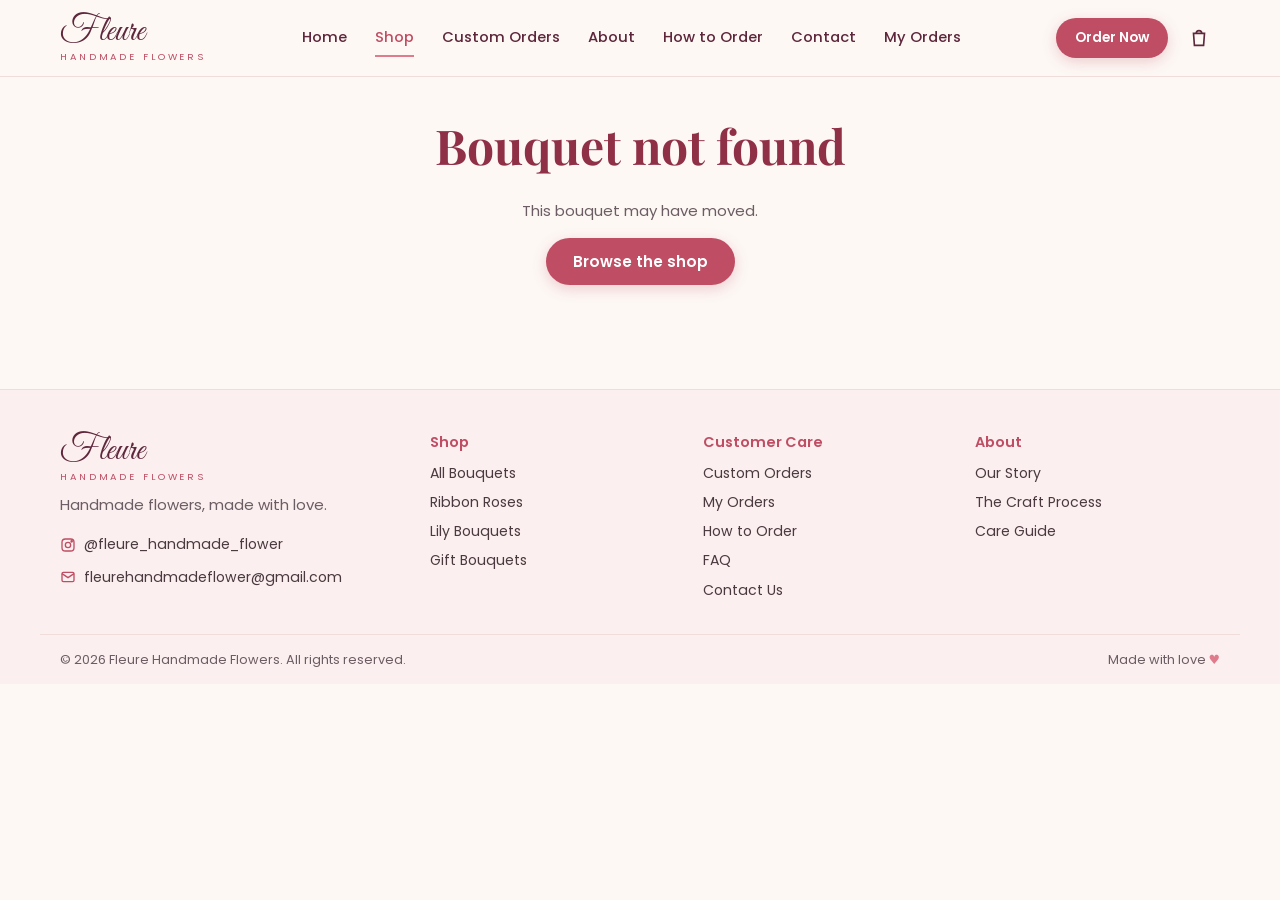
<file: product.html>
<!doctype html>
<html lang="en">
<head>
<meta charset="utf-8">
<meta name="viewport" content="width=device-width, initial-scale=1">
<link rel="preconnect" href="https://fonts.googleapis.com">
<link rel="preconnect" href="https://fonts.gstatic.com" crossorigin>
<link href="https://fonts.googleapis.com/css2?family=Great+Vibes&family=Playfair+Display:wght@500;600;700&family=Poppins:wght@400;500;600&display=swap" rel="stylesheet">
<link rel="stylesheet" href="assets/css/styles.css?v=202610242006">
<link rel="icon" href="assets/favicon.svg" type="image/svg+xml">
<title>Bouquet | Fleure</title>
<meta name="description" content="Handmade bouquet, made to order. Choose colours and wrap, and order online.">
<meta name="theme-color" content="#FBF4F1">
<meta property="og:type" content="website">
<meta property="og:site_name" content="Fleure">
<meta property="og:title" content="Bouquet | Fleure">
<meta property="og:description" content="Handmade bouquet, made to order. Choose colours and wrap, and order online.">
<meta property="og:url" content="https://fleure-flower.github.io/fleure/product.html">
<meta property="og:image" content="https://fleure-flower.github.io/fleure/assets/og-image.jpg">
<meta property="og:image:width" content="1200">
<meta property="og:image:height" content="630">
<meta name="twitter:card" content="summary_large_image">
</head>
<body data-page="shop">
<main id="main" class="container">
  <div id="pdp"></div>
  <section class="section-tight" id="ideas-wrap" hidden>
    <h2>Customisation ideas</h2>
    <p class="muted" id="ideas-note"></p>
    <div class="product-grid" id="ideas"></div>
  </section>
  <section class="section-tight" id="related-wrap">
    <h2>Related bouquets</h2>
    <div class="product-grid" id="related"></div>
  </section>
</main>
<script src="assets/js/data.js?v=202610242006"></script>
<script src="assets/js/bouquet.js?v=202610242006"></script>
<script src="assets/js/app.js?v=202610242006"></script>
<script>
  const params = new URLSearchParams(location.search);
  // Old links to lily products that were merged into the White Lily Bouquet.
  const moved = { lily: "white-lily-bouquet", "grand-lily-red-white": "white-lily-bouquet", "grand-lily-blue-white": "white-lily-bouquet" };
  const p = byId(moved[params.get("id")] || params.get("id"));
  const root = document.getElementById("pdp");

  if (!p) {
    root.innerHTML = `<div class="empty"><h1>Bouquet not found</h1><p>This bouquet may have moved.</p><a class="btn btn-primary" href="shop.html">Browse the shop</a></div>`;
    document.getElementById("related-wrap").hidden = true;
  } else {
    document.title = `${p.name} | ${SHOP.name}`;
    const drawn = Boolean(p.kind);
    const fixed = Boolean(p.fixedPhoto); // a real photo instead of the drawing; only colour and wrap can change it
    // Photo for the chosen flower colour and wrap, e.g. assets/photos/lily/red_black.jpg.
    const lookPhoto = (c) => `${p.photoFolder || "assets/photos/lily/"}${c.colours.toLowerCase()}_${c.wrap.toLowerCase()}.jpg`;
    const [unitOne, unit] = p.unit || (p.kind === "ribbon" ? ["rose", "roses"] : ["flower", "flowers"]);
    const labels = { colours: "Flower colours", wrap: "Wrapping paper", ribbon: "Ribbon colour" };
    const start = Object.assign({}, p.look);

    const group = (key, values) => `
      <fieldset class="option-group">
        <legend>${labels[key]}</legend>
        <div class="swatches">${values.map((v, i) => `<label class="swatch"><input type="radio" name="${key}" value="${esc(v)}"${(start[key] ? v === start[key] : i === 0) ? " checked" : ""}><span>${esc(v)}</span></label>`).join("")}</div>
      </fieldset>`;

    const contactLinks = () => emailUs();
    const pieces = p.pieces;
    const piecesBlock = pieces ? `
      <fieldset class="option-group"><legend>${esc(pieces.label)}</legend><div class="swatches">
        ${pieces.sizes.map((n, i) => `<label class="swatch"><input type="radio" name="pieces" value="${n}"${i === 0 ? " checked" : ""}><span>${n}</span></label>`).join("")}
        </div><p class="muted" style="font-size:.8rem;margin:6px 0 0">Need more? Just ${emailUs()}.</p></fieldset>` : "";
    const countBlock = p.sizes ? `
      <fieldset class="option-group"><legend>Number of ${unit}</legend><div class="swatches">
        ${p.sizes.map((n) => `<label class="swatch"><input type="radio" name="count" value="${n}"${n === start.count ? " checked" : ""}><span>${n} ${n === 1 ? unitOne : unit}</span></label>`).join("")}
        </div><p class="muted" id="mix-note" style="font-size:.8rem;margin:6px 0 0" hidden>Mixed colours start from ${p.mixMin} roses.</p><p class="muted" style="font-size:.8rem;margin:6px 0 0">Want a different number? We can make it for you, just ${contactLinks()}.</p></fieldset>` : drawn ? `
      <div class="field" style="margin-bottom:18px"><span class="field-label" id="count-label">Number of ${unit} (${p.minCount}–${p.maxCount})</span>
        <div class="qty" role="group" aria-labelledby="count-label">
          <button type="button" data-step="-1" aria-label="Fewer ${unit}">−</button>
          <input id="count" type="number" min="${p.minCount}" max="${p.maxCount}" value="${start.count}" inputmode="numeric" aria-label="Number of ${unit}">
          <button type="button" data-step="1" aria-label="More ${unit}">+</button>
        </div>
        <p class="muted" style="font-size:.8rem;margin:6px 0 0">Want more than ${p.maxCount} ${unit}? We can make it for you, just ${contactLinks()}.</p></div>` : "";

    const glitterBlock = p.kind === "ribbon" ? `
      <fieldset class="option-group"><legend>Finish</legend><div class="swatches">
        <label class="swatch"><input type="radio" name="finish" value="Without glitter"${start.glitter ? "" : " checked"}><span>Without glitter</span></label>
        <label class="swatch"><input type="radio" name="finish" value="With glitter"${start.glitter ? " checked" : ""}><span>With glitter</span></label>
      </div></fieldset>` : "";

    // Price list for every size (plain and glitter for roses), with the old price crossed out.
    const cell = (o) => {
      const now = p.priceFor(o), was = p.wasFor(o), tag = p.tagFor && p.tagFor(o);
      return now == null ? "On request" : rupees(now) + (was ? ` <s class="was">${rupees(was)}</s>` : "") + (tag ? ` <span class="offer">${esc(tag)}</span>` : "");
    };
    const glitterCols = p.kind === "ribbon";
    const unitTitle = (n) => { const u = n === 1 ? unitOne : unit; return u[0].toUpperCase() + u.slice(1); };
    const priceTable = p.sizes && p.wasFor ? `
      <div class="price-table-wrap"><h2 class="field-label">Price list</h2>
        <table class="price-table">
          <thead><tr><th scope="col">Bouquet size</th>${glitterCols ? `<th scope="col">Without glitter</th><th scope="col">With glitter</th>` : `<th scope="col">Price</th>`}</tr></thead>
          <tbody>${p.sizes.map((n) => `<tr data-count="${n}"><th scope="row">${n} ${unitTitle(n)}</th>${glitterCols ? `<td>${cell({ count: n, glitter: false })}</td><td>${cell({ count: n, glitter: true })}</td>` : `<td>${cell({ count: n })}</td>`}</tr>`).join("")}</tbody>
        </table></div>` : "";

    const photos = p.images;
    const thumbs = !drawn && photos.length > 1 ? `<div class="thumbs">${photos.map((src, i) => `<button type="button" data-src="${src}" aria-label="Show photo ${i + 1}"${i === 0 ? ' aria-current="true"' : ""}><img src="${src}" alt="" loading="lazy"></button>`).join("")}</div>` : "";

    root.innerHTML = `
      <div class="pdp">
        <div>
          <img class="gallery-main" id="main-img" src="${drawn && !fixed ? drawBouquet(p) : fixed ? lookPhoto(p.look) : photos[0]}" alt="${esc(altName(p))}" width="600" height="750">
          ${drawn && !fixed ? `<p class="muted center" id="preview-note" style="font-size:.8rem;margin:8px 0 0">Preview of your choices. Each bouquet is handmade, so the real one will vary a little.</p>` : ""}
          ${thumbs}
          ${priceTable}
        </div>
        <div>
          <h1>${esc(p.name)}</h1>
          <p><span class="price price-lg" id="price">${priceLabel(p)}</span></p>
          <p class="muted">${esc(p.description)}</p>
          <form id="order" novalidate>
            ${p.options && p.options.colours ? group("colours", p.options.colours) : ""}
            ${countBlock}
            ${piecesBlock}
            ${glitterBlock}
            ${group("wrap", p.options.wrap)}
            <p class="note-box" style="margin:-4px 0 18px"><span>${p.category === "gift" ? "The design and colours of your bouquet" : "The design and colour of the flowers"} can be customised to your wish. Just ${contactLinks()}, or write it in the extra request box.</span></p>
            <div class="field"><label for="note">Gift note (optional)</label>
              <textarea class="input" id="note" maxlength="200" placeholder="Add your message here..."></textarea>
              <div class="counter" id="note-count" aria-live="polite">0/200</div></div>
            <div class="field"><label for="request">Any extra request (optional)</label>
              <textarea class="input" id="request" maxlength="300" placeholder="e.g. a colour mix, a different size, a delivery time..."></textarea></div>
            <div class="pdp-actions">
              <button class="btn btn-secondary" type="submit">Add to bag</button>
              <button class="btn btn-primary" type="button" id="buy-now">Order Now</button>
            </div>
          </form>
          <div class="note-box"><span style="color:var(--rose)">${ICONS.heart.replace("<svg", '<svg width="22" height="22"')}</span>
            <span>Each bouquet is lovingly handmade to order. Slight variations make your bouquet truly unique.</span></div>
        </div>
      </div>`;

    const form = document.getElementById("order");
    const count = document.getElementById("count");
    const note = document.getElementById("note");
    const mainImg = document.getElementById("main-img");

    root.querySelectorAll(".thumbs button").forEach((b) => b.addEventListener("click", () => {
      mainImg.src = b.dataset.src;
      root.querySelectorAll(".thumbs button").forEach((x) => x.removeAttribute("aria-current"));
      b.setAttribute("aria-current", "true");
      const n = document.getElementById("preview-note");
      if (n) n.textContent = "A real bouquet we've made. Change any option to see your own preview again.";
    }));
    if (count) form.querySelectorAll("[data-step]").forEach((b) => b.addEventListener("click", () => {
      count.value = clampCount((parseInt(count.value, 10) || p.minCount) + Number(b.dataset.step));
      update();
    }));

    function clampCount(n) { return Math.min(p.maxCount, Math.max(p.minCount, n)); }

    function current() {
      const choice = { wrap: form.wrap.value, ribbon: start.ribbon };
      const options = { Wrap: choice.wrap };
      let name = p.name, price = p.price;
      if (drawn) {
        choice.count = p.sizes ? Number(form.count.value) : clampCount(parseInt(count.value, 10) || p.minCount);
        if (p.kind === "ribbon") {
          choice.colours = form.colours.value;
          choice.ribbon = choice.colours; // the bow always matches the roses; a mix gets two ribbons
          options.Ribbon = choice.colours;
          choice.glitter = form.finish.value === "With glitter";
          options.Colours = choice.colours;
          options.Finish = form.finish.value;
        }
        else if (form.colours) {
          choice.colours = form.colours.value;
          options.Colours = choice.colours;
        }
        name = `${p.name}, ${choice.count} ${choice.count === 1 ? unitOne : unit}`;
        price = p.priceFor(choice);
      }
      if (pieces) {
        const n = Number(form.pieces.value), [one, many] = pieces.unit;
        options[many.replace(/^./, (c) => c.toUpperCase())] = n;
        name = `${p.name}, ${n} ${n === 1 ? one : many}`;
        price = pieces.prices ? pieces.prices[n] ?? null : null;
      }
      return {
        id: p.id, name, price, qty: 1, options, note: note.value.trim(), request: document.getElementById("request").value.trim(),
        image: drawn && !fixed ? drawBouquet(p, choice) : fixed ? lookPhoto(choice) : (p.wrapPhotos && p.wrapPhotos[choice.wrap]) || photos[0], choice,
      };
    }

    // Mixed colours (e.g. Red & White) are not made in the smallest sizes, and some colours stop at a smaller size.
    function syncSizes() {
      if (!p.sizes || !form.colours) return;
      const colour = form.colours.value, mix = colour.includes(" & ");
      const min = mix && p.mixMin ? p.mixMin : 1;
      const max = (p.maxByColour || {})[colour] || p.maxCount;
      const ok = (n) => n >= min && n <= max;
      const boxes = [...form.querySelectorAll('input[name="count"]')];
      boxes.forEach((b) => { b.disabled = !ok(Number(b.value)); });
      const n = Number(form.count.value);
      if (!ok(n)) {
        const allowed = boxes.map((b) => Number(b.value)).filter(ok);
        const pick = allowed.reduce((best, x) => (Math.abs(x - n) < Math.abs(best - n) ? x : best));
        boxes.find((b) => Number(b.value) === pick).checked = true;
      }
      const missing = p.sizes.filter((x) => x >= min && !ok(x));
      const notes = [];
      if (mix && p.mixMin) notes.push(`Mixed colours start from ${p.mixMin} roses.`);
      if (missing.length) notes.push(`${missing.join(", ").replace(/, (\d+)$/, " and $1")} roses aren't available in ${colour.toLowerCase()} for now.`);
      const note = document.getElementById("mix-note");
      note.textContent = notes.join(" ");
      note.hidden = !notes.length;
    }

    function update(e) {
      syncSizes();
      const item = current();
      // Photo products with one photo per wrap switch to the chosen wrap.
      if (!drawn && p.wrapPhotos && e && e.target.name === "wrap") {
        mainImg.src = item.image;
        root.querySelectorAll(".thumbs button").forEach((x) => x.toggleAttribute("aria-current", x.dataset.src === item.image));
      }
      if (fixed && (!e || e.target.name === "colours" || e.target.name === "wrap")) mainImg.src = item.image;
      if (drawn && !fixed && !(e && (e.target === note || e.target.id === "request"))) {
        mainImg.src = item.image;
        root.querySelectorAll(".thumbs button").forEach((x) => x.removeAttribute("aria-current"));
        const n = document.getElementById("preview-note");
        const lily = p.flowers && p.flowers[0] === "lily";
        if (n) n.textContent = photoIsExact(p, item.choice) ? "Photo of this bouquet. Each one is handmade, so yours may vary a little."
          : lily ? `Photo of a similar bouquet. Yours will be made with your chosen ${unit}, colour and wrap.`
          : "Preview of your choices. Each bouquet is handmade, so the real one will vary a little.";
      }
      if (pieces) document.getElementById("price").innerHTML = item.price == null ? "Price by email" : rupees(item.price);
      if (drawn) {
        const was = p.wasFor && item.price != null ? p.wasFor(item.choice) : null;
        document.getElementById("price").innerHTML = item.price == null ? "Price on request"
          : rupees(item.price) + (was ? ` <s class="was">${rupees(was)}</s>` : "");
      }
      root.querySelectorAll(".price-table tbody tr").forEach((r) => r.classList.toggle("is-current", Number(r.dataset.count) === item.choice.count));
      document.getElementById("note-count").textContent = `${note.value.length}/200`;
    }
    form.addEventListener("change", update);
    form.addEventListener("input", update);
    if (count) count.addEventListener("blur", () => { count.value = clampCount(parseInt(count.value, 10) || p.minCount); update(); });
    form.addEventListener("submit", (e) => { e.preventDefault(); addToCart(current()); });
    document.getElementById("buy-now").addEventListener("click", () => { addToCart(current(), true); location.href = "checkout.html"; });
    update();

    // Reference pictures of other designs; customers email us the picture to order one like it.
    if (p.ideas) {
      const idea = p.ideasName || "Idea";
      const pic = (n) => `${p.ideasFolder || "assets/photos/ideas/"}idea-${String(n).padStart(2, "0")}.jpg`;
      document.getElementById("ideas-note").innerHTML = `Like one of these? We can make a bouquet like it for you. ${emailUs("Email us")} the picture (or its number) and tell us the colours and size you'd like. These are reference pictures to show the kind of designs we can customise.`;
      document.getElementById("ideas").innerHTML = p.ideas.map((n) => {
        const href = mailLink(`Custom bouquet like ${idea.toLowerCase()} #${n}`, `Hi! I'd like a bouquet like this reference picture (${idea.toLowerCase()} #${n}): ${new URL(pic(n), location.href).href}\n\nColours:\nSize:\nDate needed:`);
        return `<article class="card"><img class="card-img" src="${pic(n)}" alt="Customisation ${idea.toLowerCase()} ${n}" loading="lazy" width="300" height="375">
          <h3>${idea} #${n}</h3><a class="btn btn-outline" href="${esc(href)}">Email us</a></article>`;
      }).join("");
      document.getElementById("ideas-wrap").hidden = false;
    }

    const related = PRODUCTS.filter((x) => x.category === p.category && x.id !== p.id).slice(0, 5);
    const fill = related.length ? related : PRODUCTS.filter((x) => x.featured && x.id !== p.id).slice(0, 5);
    document.getElementById("related").innerHTML = fill.map(productCard).join("");
  }
</script>
</body>
</html>
</file>
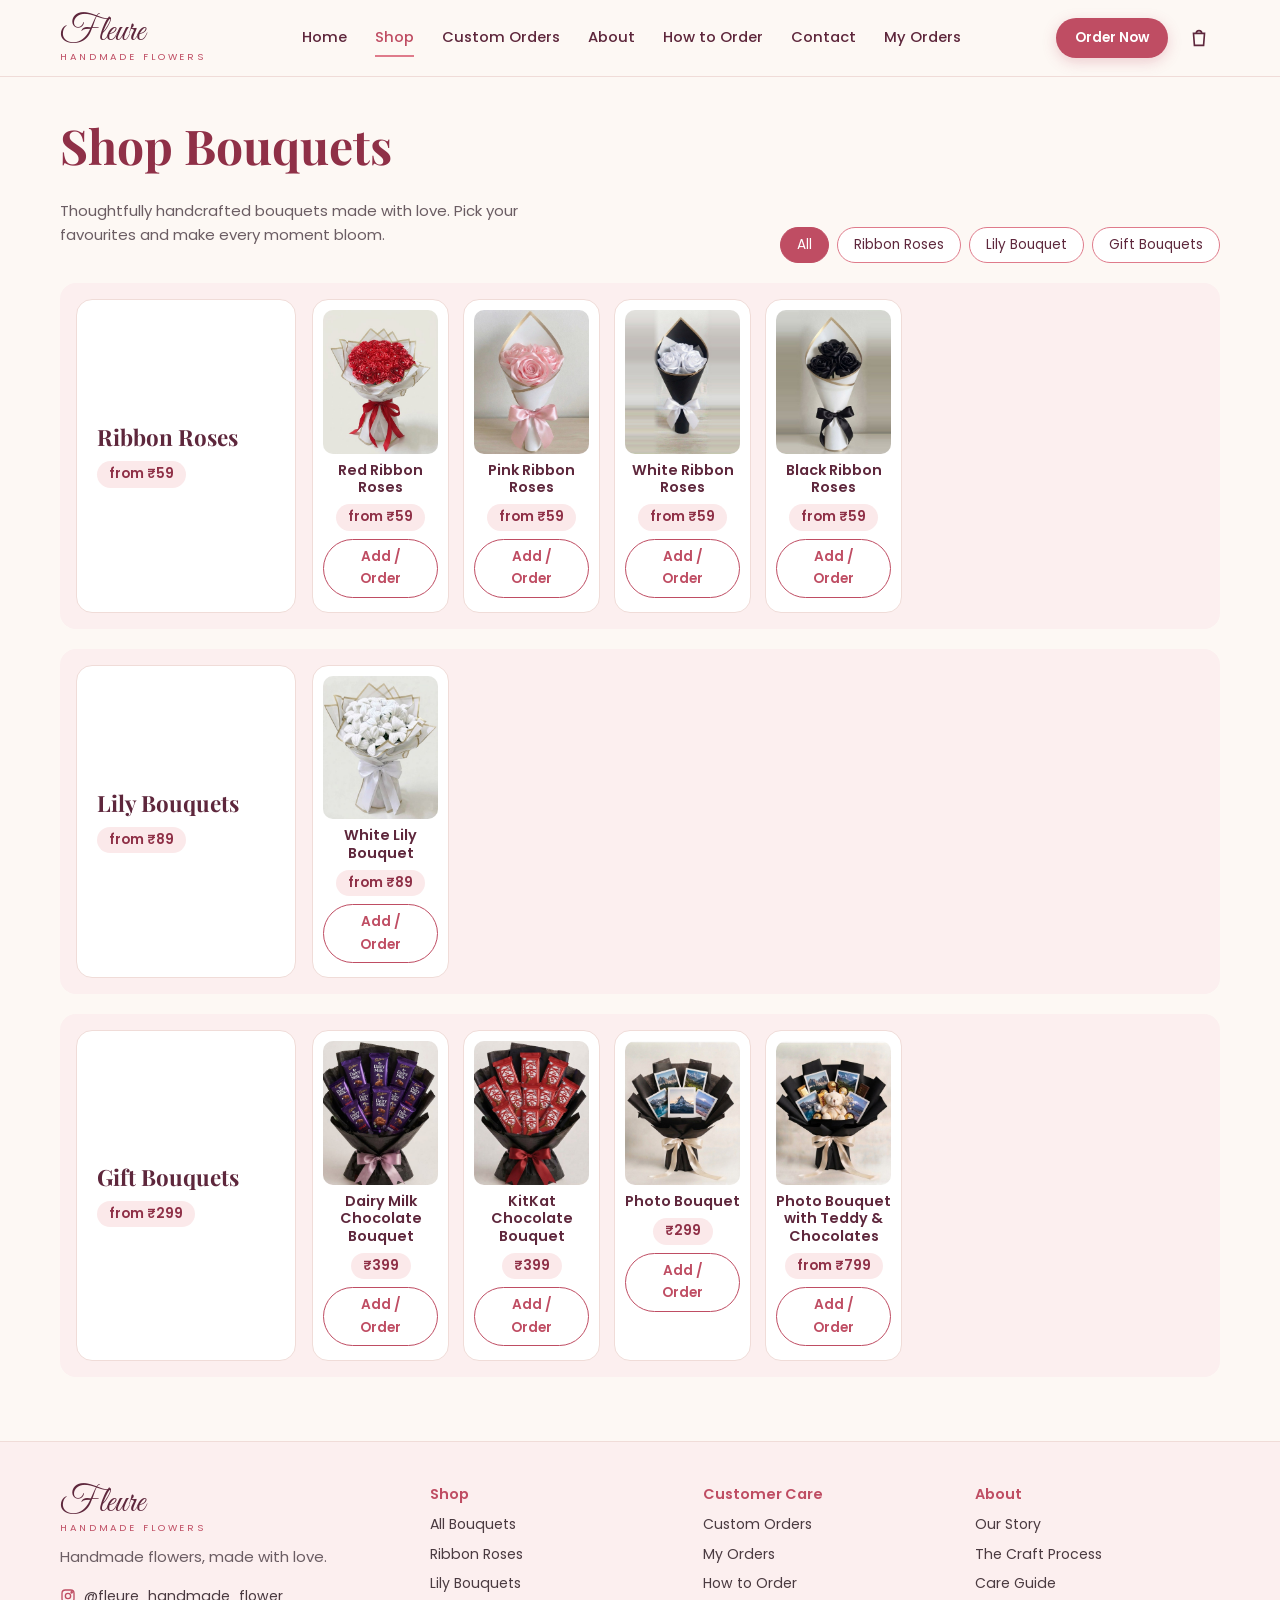
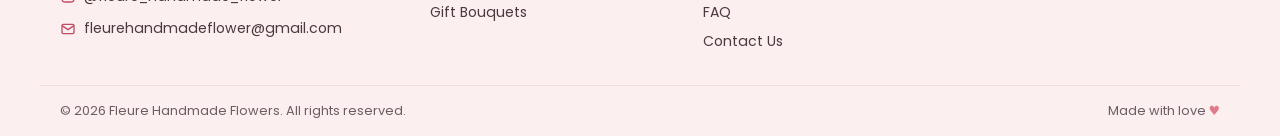
<file: shop.html>
<!doctype html>
<html lang="en">
<head>
<meta charset="utf-8">
<meta name="viewport" content="width=device-width, initial-scale=1">
<link rel="preconnect" href="https://fonts.googleapis.com">
<link rel="preconnect" href="https://fonts.gstatic.com" crossorigin>
<link href="https://fonts.googleapis.com/css2?family=Great+Vibes&family=Playfair+Display:wght@500;600;700&family=Poppins:wght@400;500;600&display=swap" rel="stylesheet">
<link rel="stylesheet" href="assets/css/styles.css?v=202610242006">
<link rel="icon" href="assets/favicon.svg" type="image/svg+xml">
<title>Shop Bouquets | Fleure</title>
<meta name="description" content="Satin ribbon roses from ₹59, pipe cleaner lilies from ₹89 and gift bouquets. Handmade to order.">
<meta name="theme-color" content="#FBF4F1">
<link rel="canonical" href="https://fleure-flower.github.io/fleure/shop.html">
<meta property="og:type" content="website">
<meta property="og:site_name" content="Fleure">
<meta property="og:title" content="Shop Bouquets | Fleure">
<meta property="og:description" content="Satin ribbon roses from ₹59, pipe cleaner lilies from ₹89 and gift bouquets. Handmade to order.">
<meta property="og:url" content="https://fleure-flower.github.io/fleure/shop.html">
<meta property="og:image" content="https://fleure-flower.github.io/fleure/assets/og-image.jpg">
<meta property="og:image:width" content="1200">
<meta property="og:image:height" content="630">
<meta name="twitter:card" content="summary_large_image">
</head>
<body data-page="shop">
<main id="main" class="container">
  <div class="shop-head">
    <div>
      <h1>Shop Bouquets</h1>
      <p class="muted" style="max-width:520px">Thoughtfully handcrafted bouquets made with love. Pick your favourites and make every moment bloom.</p>
    </div>
    <div class="filters" role="group" aria-label="Filter by type" id="filters"></div>
  </div>
  <div id="rows"></div>
</main>
<script src="assets/js/data.js?v=202610242006"></script>
<script src="assets/js/bouquet.js?v=202610242006"></script>
<script src="assets/js/app.js?v=202610242006"></script>
<script>
  const rows = document.getElementById("rows");
  const filters = document.getElementById("filters");
  rows.innerHTML = CATEGORIES.map((c) => `
    <section class="shop-row" id="${c.id}" data-cat="${c.id}" aria-labelledby="h-${c.id}">
      <div class="shop-row-label">
        <h2 id="h-${c.id}">${esc(c.name)}</h2>
        <span class="price">${esc(c.priceLabel)}</span>
      </div>
      <div class="product-grid">${PRODUCTS.filter((p) => p.category === c.id).map(productCard).join("")}</div>
    </section>`).join("");

  const options = [["all", "All"], ...CATEGORIES.map((c) => [c.id, c.short])];
  filters.innerHTML = options.map(([id, label]) => `<button class="chip" type="button" data-filter="${id}" aria-pressed="false">${esc(label)}</button>`).join("");

  function apply(id) {
    filters.querySelectorAll(".chip").forEach((b) => b.setAttribute("aria-pressed", String(b.dataset.filter === id)));
    rows.querySelectorAll(".shop-row").forEach((r) => (r.hidden = id !== "all" && r.dataset.cat !== id));
  }
  filters.addEventListener("click", (e) => {
    const b = e.target.closest("[data-filter]");
    if (!b) return;
    apply(b.dataset.filter);
    history.replaceState(null, "", b.dataset.filter === "all" ? "shop.html" : "#" + b.dataset.filter);
  });
  const start = location.hash.slice(1);
  apply(CATEGORIES.some((c) => c.id === start) ? start : "all");
</script>
</body>
</html>
</file>
<file: assets/css/styles.css>
/* Design tokens taken from the Canva design "Handmade flower shop website" */
:root {
  --bg: #fdf8f4;            /* cream page background */
  --surface: #ffffff;       /* cards */
  --blush: #fbe9ea;         /* soft pink bands */
  --blush-2: #fcefef;       /* footer */
  --lavender: #ecdff0;      /* secondary button and accents */
  --line: #f0dcd8;          /* card borders */
  --plum: #5e273c;          /* main headings and text */
  --wine: #8f3047;          /* page titles */
  --rose: #df7b8b;          /* pink accents, badges, hearts */
  --rose-strong: #bf4d63;   /* buttons: design pink deepened so white text passes contrast */
  --rose-strong-hover: #a63f55;
  --gold: #c9a46a;
  --text: #4a3a40;
  --muted: #6b5d63;

  --font-heading: "Playfair Display", Georgia, serif;
  --font-script: "Great Vibes", cursive;
  --font-body: "Poppins", system-ui, sans-serif;

  --radius: 16px;
  --radius-sm: 10px;
  --pill: 999px;
  --shadow: 0 6px 20px rgba(94, 39, 60, 0.08);
  --shadow-hover: 0 10px 28px rgba(94, 39, 60, 0.14);
  --container: 1200px;
  --gap: 24px;
}

*, *::before, *::after { box-sizing: border-box; }
html { scroll-behavior: smooth; }
body {
  margin: 0;
  background: var(--bg);
  color: var(--text);
  font-family: var(--font-body);
  font-size: 15px;
  line-height: 1.65;
  -webkit-font-smoothing: antialiased;
}
img { max-width: 100%; height: auto; display: block; }
[hidden] { display: none !important; }
a { color: inherit; text-decoration: none; }
button, input, select, textarea { font: inherit; color: inherit; }
h1, h2, h3 { font-family: var(--font-heading); color: var(--plum); line-height: 1.2; margin: 0 0 .5em; }
h1 { font-size: clamp(2rem, 4vw, 3rem); color: var(--wine); }
h2 { font-size: clamp(1.5rem, 2.6vw, 2rem); }
h3 { font-size: 1.15rem; }
p { margin: 0 0 1em; }
.container { max-width: var(--container); margin: 0 auto; padding: 0 20px; }
.script { font-family: var(--font-script); color: var(--rose-strong); font-size: 1.5em; line-height: 1.1; }
.muted { color: var(--muted); }
.center { text-align: center; }
.visually-hidden { position: absolute; width: 1px; height: 1px; overflow: hidden; clip: rect(0 0 0 0); white-space: nowrap; }

:focus-visible { outline: 2px solid var(--plum); outline-offset: 3px; border-radius: 4px; }
.skip-link { position: absolute; left: -999px; top: 8px; background: var(--plum); color: #fff; padding: 8px 14px; border-radius: var(--pill); z-index: 100; }
.skip-link:focus { left: 8px; }

/* Heart divider used under section titles */
.divider { display: flex; align-items: center; justify-content: center; gap: 10px; color: var(--rose); margin: 4px auto 18px; }
.divider::before, .divider::after { content: ""; width: 48px; height: 1px; background: var(--gold); opacity: .6; }

/* Buttons */
.btn {
  display: inline-flex; align-items: center; justify-content: center; gap: 8px;
  min-height: 46px; padding: 10px 26px; border-radius: var(--pill); border: 1.5px solid transparent;
  font-weight: 600; font-size: .95rem; cursor: pointer;
  transition: background-color .2s ease, transform .2s ease, box-shadow .2s ease;
}
.btn svg { width: 18px; height: 18px; flex: none; }
.btn-primary { background: var(--rose-strong); color: #fff; box-shadow: 0 4px 14px rgba(191, 77, 99, .25); }
.btn-primary:hover { background: var(--rose-strong-hover); transform: translateY(-1px); }
.btn-secondary { background: var(--lavender); color: var(--plum); }
.btn-secondary:hover { background: #e2d0e8; transform: translateY(-1px); }
.btn-outline { background: transparent; border-color: var(--rose-strong); color: var(--rose-strong); min-height: 36px; padding: 6px 16px; font-size: .85rem; }
.btn-outline:hover { background: var(--rose-strong); color: #fff; }
.btn-block { width: 100%; }
.btn:disabled { opacity: .5; cursor: not-allowed; transform: none; }

/* Header */
.site-header { position: sticky; top: 0; z-index: 50; background: rgba(253, 248, 244, .96); border-bottom: 1px solid var(--line); backdrop-filter: blur(6px); }
.header-inner { display: flex; align-items: center; justify-content: space-between; gap: 20px; min-height: 76px; }
.logo { display: flex; flex-direction: column; align-items: flex-start; line-height: 1; }
.logo-name { font-family: var(--font-script); font-size: 2.2rem; color: var(--plum); }
.logo-sub { font-size: .6rem; letter-spacing: .3em; color: var(--rose-strong); text-transform: uppercase; margin-top: 2px; }
.nav { display: flex; gap: 28px; }
.nav a { font-size: .92rem; font-weight: 500; color: var(--plum); padding: 6px 0; border-bottom: 2px solid transparent; }
.nav a:hover, .nav a[aria-current="page"] { color: var(--rose-strong); border-bottom-color: var(--rose); }
.header-actions { display: flex; align-items: center; gap: 10px; }
.icon-btn { position: relative; width: 42px; height: 42px; border-radius: 50%; border: 0; background: transparent; color: var(--plum); display: inline-grid; place-items: center; cursor: pointer; }
.icon-btn:hover { background: var(--blush); }
.icon-btn svg { width: 22px; height: 22px; }
.badge { position: absolute; top: 2px; right: 0; min-width: 18px; height: 18px; padding: 0 5px; border-radius: var(--pill); background: var(--rose-strong); color: #fff; font-size: .7rem; font-weight: 600; display: grid; place-items: center; }
.badge[hidden] { display: none; }
.menu-toggle { display: none; }
.header-wa { min-height: 40px; padding: 6px 18px; font-size: .85rem; }

@media (max-width: 920px) {
  .menu-toggle { display: inline-grid; }
  .header-wa { display: none; }
  .nav { position: fixed; inset: 76px 0 auto 0; flex-direction: column; gap: 0; background: var(--bg); border-bottom: 1px solid var(--line); padding: 8px 20px 16px; display: none; }
  .nav.open { display: flex; }
  .nav a { padding: 12px 0; border-bottom: 1px solid var(--line); }
}

/* Sections */
.section { padding: 64px 0; }
.section-tight { padding: 40px 0; }
.section-title { text-align: center; margin-bottom: 8px; }
.band { background: var(--blush); }
.panel { background: var(--surface); border: 1px solid var(--line); border-radius: var(--radius); box-shadow: var(--shadow); }

/* Hero (home) */
.hero { padding: 32px 0 24px; }
.hero-card { display: grid; grid-template-columns: 1fr 1.25fr; align-items: center; gap: 32px; padding: 40px; background: linear-gradient(0deg, var(--surface), var(--surface)); }
.hero-brand { font-family: var(--font-script); font-size: clamp(3.5rem, 8vw, 6rem); color: var(--plum); line-height: 1; margin: 0; font-weight: 400; }
.hero-sub { letter-spacing: .35em; font-size: .75rem; text-transform: uppercase; color: var(--rose-strong); margin: 4px 0 18px; }
.hero-tagline { font-family: var(--font-heading); font-size: clamp(1.2rem, 2vw, 1.5rem); color: var(--plum); margin-bottom: 24px; }
.hero-actions { display: flex; flex-wrap: wrap; gap: 12px; }
.hero-images { display: grid; grid-template-columns: repeat(3, 1fr); gap: 14px; }
.hero-images img { width: 100%; aspect-ratio: 3 / 4; object-fit: cover; border-radius: var(--radius); box-shadow: var(--shadow); }
.hero-images img:nth-child(2) { transform: translateY(-14px); }
@media (max-width: 820px) {
  .hero-card { grid-template-columns: 1fr; padding: 28px 20px; text-align: center; }
  .hero-actions { justify-content: center; }
}

/* Category tiles (home) */
.cat-grid { display: grid; grid-template-columns: repeat(auto-fit, minmax(140px, 1fr)); gap: 14px; }
.cat-tile { position: relative; overflow: hidden; border-radius: var(--radius); background: var(--blush); box-shadow: var(--shadow); transition: transform .2s ease, box-shadow .2s ease; }
.cat-tile img { width: 100%; aspect-ratio: 4 / 5; object-fit: cover; }
.cat-tile .cat-label { position: absolute; left: 0; right: 0; bottom: 0; padding: 14px; text-align: center; background: linear-gradient(transparent, rgba(253, 248, 244, .95) 45%); }
.cat-tile h3 { margin: 0 0 6px; }
.cat-tile:hover { transform: translateY(-3px); box-shadow: var(--shadow-hover); }

/* Price pill */
.price { display: inline-block; padding: 2px 12px; border-radius: var(--pill); background: var(--blush); color: var(--wine); font-weight: 600; font-size: .85rem; }
.price .was { font-weight: 400; opacity: .6; margin-left: 4px; }
.price-lg { font-size: 1.1rem; padding: 4px 16px; }

/* Product cards */
.product-grid { display: grid; grid-template-columns: repeat(auto-fill, minmax(135px, 1fr)); gap: 14px; }
.card { background: var(--surface); border: 1px solid var(--line); border-radius: var(--radius); padding: 10px 10px 14px; text-align: center; display: flex; flex-direction: column; align-items: center; gap: 8px; transition: transform .2s ease, box-shadow .2s ease; }
.card:hover { transform: translateY(-3px); box-shadow: var(--shadow-hover); }
.card-img { width: 100%; aspect-ratio: 4 / 5; object-fit: cover; border-radius: var(--radius-sm); background: var(--blush); }
.card h3 { font-family: var(--font-body); font-size: .9rem; font-weight: 600; margin: 0; color: var(--plum); }
.card .card-link { display: contents; }

/* Shop page */
.shop-head { display: flex; flex-wrap: wrap; align-items: end; justify-content: space-between; gap: 16px; padding-top: 40px; }
.filters { display: flex; flex-wrap: wrap; gap: 8px; }
.chip { border: 1.5px solid var(--rose); background: var(--surface); color: var(--plum); border-radius: var(--pill); padding: 6px 16px; font-size: .85rem; cursor: pointer; }
.chip[aria-pressed="true"] { background: var(--rose-strong); border-color: var(--rose-strong); color: #fff; }
.shop-row { display: grid; grid-template-columns: 220px 1fr; gap: 16px; padding: 16px; margin-top: 20px; background: var(--blush-2); border-radius: var(--radius); }
.shop-row-label { background: var(--surface); border-radius: var(--radius); padding: 20px; display: flex; flex-direction: column; justify-content: center; gap: 10px; border: 1px solid var(--line); }
.shop-row-label h2 { font-size: 1.4rem; margin: 0; }
.shop-row-label .price { align-self: flex-start; }
@media (max-width: 760px) { .shop-row { grid-template-columns: 1fr; } }

/* Product detail */
.pdp { display: grid; grid-template-columns: 1.1fr 1fr; gap: 40px; padding-top: 40px; }
.gallery-main { width: 100%; max-width: 560px; aspect-ratio: 4 / 5; object-fit: cover; border-radius: var(--radius); background: var(--blush); }
.thumbs { display: grid; grid-template-columns: repeat(6, 1fr); gap: 10px; margin-top: 12px; }
.thumbs button { padding: 0; border: 2px solid transparent; border-radius: var(--radius-sm); overflow: hidden; background: none; cursor: pointer; }
.thumbs button[aria-current="true"] { border-color: var(--rose-strong); }
.thumbs img { aspect-ratio: 1; object-fit: cover; width: 100%; }
.pdp h1 { margin-bottom: 10px; }
.option-group { border: 0; padding: 0; margin: 0 0 18px; }
.option-group legend, .field label, .field-label { font-weight: 600; font-size: .88rem; color: var(--plum); margin-bottom: 8px; display: block; }
.swatches { display: flex; flex-wrap: wrap; gap: 8px; }
.swatch input { position: absolute; opacity: 0; pointer-events: none; }
.swatch span { display: inline-block; padding: 6px 14px; border-radius: var(--pill); border: 1.5px solid var(--line); background: var(--surface); font-size: .85rem; cursor: pointer; }
.swatch input:checked + span { border-color: var(--rose-strong); background: var(--blush); color: var(--wine); font-weight: 600; }
.swatch input:disabled + span { opacity: .4; cursor: not-allowed; text-decoration: line-through; }
.swatch input:focus-visible + span { outline: 2px solid var(--plum); outline-offset: 2px; }
.qty { display: inline-flex; align-items: center; border: 1.5px solid var(--line); border-radius: var(--pill); background: var(--surface); }
.qty button { width: 40px; height: 40px; border: 0; background: none; cursor: pointer; font-size: 1.1rem; color: var(--plum); border-radius: 50%; }
.qty input { width: 44px; text-align: center; border: 0; background: none; -moz-appearance: textfield; }
.qty input::-webkit-outer-spin-button, .qty input::-webkit-inner-spin-button { -webkit-appearance: none; }
.pdp-actions { display: grid; grid-template-columns: 1fr 1fr; gap: 12px; margin: 20px 0 14px; }
.note-box { display: flex; gap: 12px; align-items: flex-start; padding: 14px; border-radius: var(--radius-sm); background: var(--blush-2); font-size: .85rem; color: var(--muted); }
@media (max-width: 820px) { .pdp { grid-template-columns: 1fr; gap: 24px; } }

/* Forms */
.form-grid { display: grid; grid-template-columns: 1fr 1fr; gap: 14px 18px; }
.field { display: flex; flex-direction: column; }
.field.full { grid-column: 1 / -1; }
.input, select.input, textarea.input { width: 100%; border: 1.5px solid var(--line); background: var(--surface); border-radius: var(--radius-sm); padding: 10px 14px; min-height: 44px; }
textarea.input { min-height: 96px; resize: vertical; }
.input:focus { border-color: var(--rose-strong); outline: none; box-shadow: 0 0 0 3px rgba(223, 123, 139, .2); }
.input[aria-invalid="true"] { border-color: #b3261e; }
.error { color: #b3261e; font-size: .8rem; margin-top: 4px; min-height: 1em; }
.counter { font-size: .75rem; color: var(--muted); text-align: right; margin-top: 4px; }
@media (max-width: 640px) { .form-grid { grid-template-columns: 1fr; } }

/* Steps */
.steps { display: grid; grid-template-columns: repeat(auto-fit, minmax(170px, 1fr)); gap: 16px; }
.step { text-align: center; padding: 18px 14px; }
.step-num { width: 34px; height: 34px; border-radius: 50%; display: inline-grid; place-items: center; background: var(--rose); color: #fff; font-weight: 600; margin-bottom: 8px; }
.step img { width: 100%; aspect-ratio: 4 / 3; object-fit: cover; border-radius: var(--radius-sm); margin-top: 10px; }
.step-list { list-style: none; margin: 0 0 24px; padding: 0; display: grid; gap: 12px; }
.step-list li { display: flex; align-items: center; gap: 14px; padding: 12px 16px; background: var(--surface); border: 1px solid var(--line); border-radius: var(--radius-sm); font-weight: 500; color: var(--plum); }
.step-list .step-num { margin: 0; flex: none; }

/* Feature row */
.features { display: grid; grid-template-columns: repeat(auto-fit, minmax(180px, 1fr)); gap: 16px; }
.feature { display: flex; align-items: center; gap: 12px; padding: 16px; }
.feature-icon { width: 44px; height: 44px; border-radius: 50%; background: var(--blush); color: var(--rose-strong); display: grid; place-items: center; flex: none; }
.feature-icon svg { width: 22px; height: 22px; }
.feature strong { color: var(--plum); font-weight: 600; font-size: .92rem; }

/* Split layout */
.split { display: grid; grid-template-columns: 1fr 1fr; gap: 40px; align-items: center; }
.split img.rounded { border-radius: var(--radius); box-shadow: var(--shadow); width: 100%; aspect-ratio: 4 / 3; object-fit: cover; }
@media (max-width: 820px) { .split { grid-template-columns: 1fr; gap: 24px; } }

/* Contact channel cards */
.channels { display: grid; grid-template-columns: repeat(auto-fit, minmax(160px, 1fr)); gap: 16px; }
.channel { text-align: center; padding: 22px 16px; }
.channel .feature-icon { margin: 0 auto 10px; width: 52px; height: 52px; background: var(--rose); color: #fff; }

/* FAQ */
.faq details { background: var(--surface); border: 1px solid var(--line); border-radius: var(--radius-sm); margin-bottom: 12px; }
.faq summary { cursor: pointer; padding: 14px 18px; font-family: var(--font-heading); font-weight: 600; color: var(--plum); list-style: none; display: flex; justify-content: space-between; gap: 10px; }
.faq summary::-webkit-details-marker { display: none; }
.faq summary::after { content: "+"; width: 26px; height: 26px; flex: none; border-radius: 50%; background: var(--rose); color: #fff; display: grid; place-items: center; font-family: var(--font-body); }
.faq details[open] summary::after { content: "−"; }
.faq details p { padding: 0 18px 16px; margin: 0; color: var(--muted); }

/* Thank-you band */
.thanks { text-align: center; padding: 22px; background: var(--blush); border-radius: var(--radius); font-family: var(--font-heading); color: var(--plum); }
.thanks .script { display: block; font-size: 2rem; }

/* Cart drawer */
.drawer-backdrop { position: fixed; inset: 0; background: rgba(60, 30, 40, .35); z-index: 80; }
.drawer { position: fixed; top: 0; right: 0; bottom: 0; width: min(420px, 100%); background: var(--bg); z-index: 90; display: flex; flex-direction: column; box-shadow: -10px 0 30px rgba(0, 0, 0, .12); }
.drawer[hidden], .drawer-backdrop[hidden] { display: none; }
.drawer-head { display: flex; align-items: center; justify-content: space-between; padding: 18px 20px; border-bottom: 1px solid var(--line); }
.drawer-head h2 { margin: 0; font-size: 1.3rem; }
.drawer-body { flex: 1; overflow-y: auto; padding: 16px 20px; }
.drawer-foot { padding: 16px 20px; border-top: 1px solid var(--line); display: grid; gap: 10px; }
.cart-item { display: grid; grid-template-columns: 64px 1fr auto; gap: 12px; align-items: center; padding: 10px 0; border-bottom: 1px solid var(--line); }
.cart-item img { width: 64px; height: 80px; object-fit: cover; border-radius: 8px; }
.cart-item .meta { font-size: .78rem; color: var(--muted); }
.cart-item .remove { border: 0; background: none; color: var(--rose-strong); cursor: pointer; font-size: .8rem; text-decoration: underline; padding: 4px; }
.cart-total { display: flex; justify-content: space-between; font-weight: 600; color: var(--plum); }
.empty { text-align: center; padding: 40px 10px; color: var(--muted); }

/* Toast */
.toast { position: fixed; left: 50%; bottom: 24px; transform: translateX(-50%); background: var(--plum); color: #fff; padding: 10px 20px; border-radius: var(--pill); font-size: .9rem; z-index: 100; box-shadow: var(--shadow-hover); }
.toast[hidden] { display: none; }

/* Footer */
.site-footer { background: var(--blush-2); margin-top: 64px; padding: 44px 0 0; border-top: 1px solid var(--line); }
.footer-grid { display: grid; grid-template-columns: 1.4fr repeat(3, 1fr); gap: 28px; }
.footer-grid h3 { font-family: var(--font-body); font-size: .9rem; font-weight: 600; color: var(--rose-strong); margin-bottom: 10px; }
.footer-grid ul { list-style: none; margin: 0; padding: 0; display: grid; gap: 6px; font-size: .88rem; }
.footer-grid a:hover { color: var(--rose-strong); }
.socials { display: flex; gap: 10px; margin-top: 12px; }
.socials a { width: 36px; height: 36px; border-radius: 50%; background: var(--rose); color: #fff; display: grid; place-items: center; }
.socials svg { width: 18px; height: 18px; }
.footer-bottom { margin-top: 32px; padding-top: 14px; padding-bottom: 14px; border-top: 1px solid var(--line); display: flex; flex-wrap: wrap; justify-content: space-between; gap: 8px; font-size: .8rem; color: var(--muted); }
@media (max-width: 760px) { .footer-grid { grid-template-columns: 1fr 1fr; } .footer-grid > :first-child { grid-column: 1 / -1; } }

@media (prefers-reduced-motion: reduce) {
  *, *::before, *::after { transition: none !important; animation: none !important; scroll-behavior: auto !important; }
}

.price-table-wrap { margin-top: 24px; }
.price-table { width: 100%; border-collapse: collapse; font-size: .92rem; }
.price-table th, .price-table td { text-align: left; padding: 10px 8px; border-bottom: 1px solid var(--line); }
.price-table thead th { font-weight: 500; color: var(--muted); font-size: .85rem; }
.price-table tbody th { font-weight: 600; }
.price-table .offer { display: inline-block; margin-left: 6px; padding: 0 8px; border-radius: var(--pill); background: var(--blush); color: var(--wine); font-size: .75rem; font-weight: 600; }
.price-table .was { opacity: .55; margin-left: 4px; }
.price-table tr.is-current { background: var(--blush); }

/* Order confirmation popup */
dialog.confirm { width: min(440px, calc(100% - 32px)); border: none; border-radius: var(--radius); padding: 24px; background: var(--surface); color: var(--text); box-shadow: 0 20px 60px rgba(60, 20, 35, .25); }
dialog.confirm::backdrop { background: rgba(40, 20, 28, .45); }
.confirm-actions { display: flex; gap: 10px; justify-content: flex-end; flex-wrap: wrap; margin-top: 16px; }

/* My Orders */
.order-card { padding: 20px; margin-bottom: 16px; }
.order-top { display: flex; justify-content: space-between; align-items: flex-start; gap: 12px; flex-wrap: wrap; }
.order-top .meta { color: var(--muted); font-size: .85rem; margin-top: 2px; }
.status { padding: 4px 12px; border-radius: var(--pill); background: var(--blush); color: var(--wine); font-size: .8rem; font-weight: 600; white-space: nowrap; }
.status-delivered { background: #e3f2e6; color: #23633a; }
.status-cancelled { background: #eee; color: #555; }
.steps { list-style: none; display: grid; grid-template-columns: repeat(4, 1fr); gap: 6px; padding: 0; margin: 16px 0 4px; font-size: .75rem; color: var(--muted); text-align: center; }
.steps li { border-top: 4px solid var(--line); padding-top: 6px; }
.steps li.done { border-color: var(--rose-strong); color: var(--text); }
.order-items { font-size: .9rem; margin: 14px 0 6px; }
.review { margin-top: 16px; padding-top: 16px; border-top: 1px solid var(--line); display: grid; gap: 10px; }
.review .btn { justify-self: start; }
.stars { display: inline-flex; flex-direction: row-reverse; justify-content: flex-end; gap: 2px; }
.stars input { position: absolute; opacity: 0; width: 1px; height: 1px; }
.stars label { font-size: 1.9rem; line-height: 1; color: #dcbfba; cursor: pointer; padding: 0 2px; }
.stars input:checked ~ label, .stars label:hover, .stars label:hover ~ label { color: #e0a526; }
.stars input:focus-visible + label { outline: 2px solid var(--rose-strong); border-radius: 4px; }

.footer-contact { list-style: none; padding: 0; margin: 14px 0 0; display: grid; gap: 8px; font-size: .85rem; }
.footer-contact a { display: inline-flex; align-items: center; gap: 8px; overflow-wrap: anywhere; }
.footer-contact svg { width: 16px; height: 16px; flex: none; color: var(--rose-strong); }
</file>
